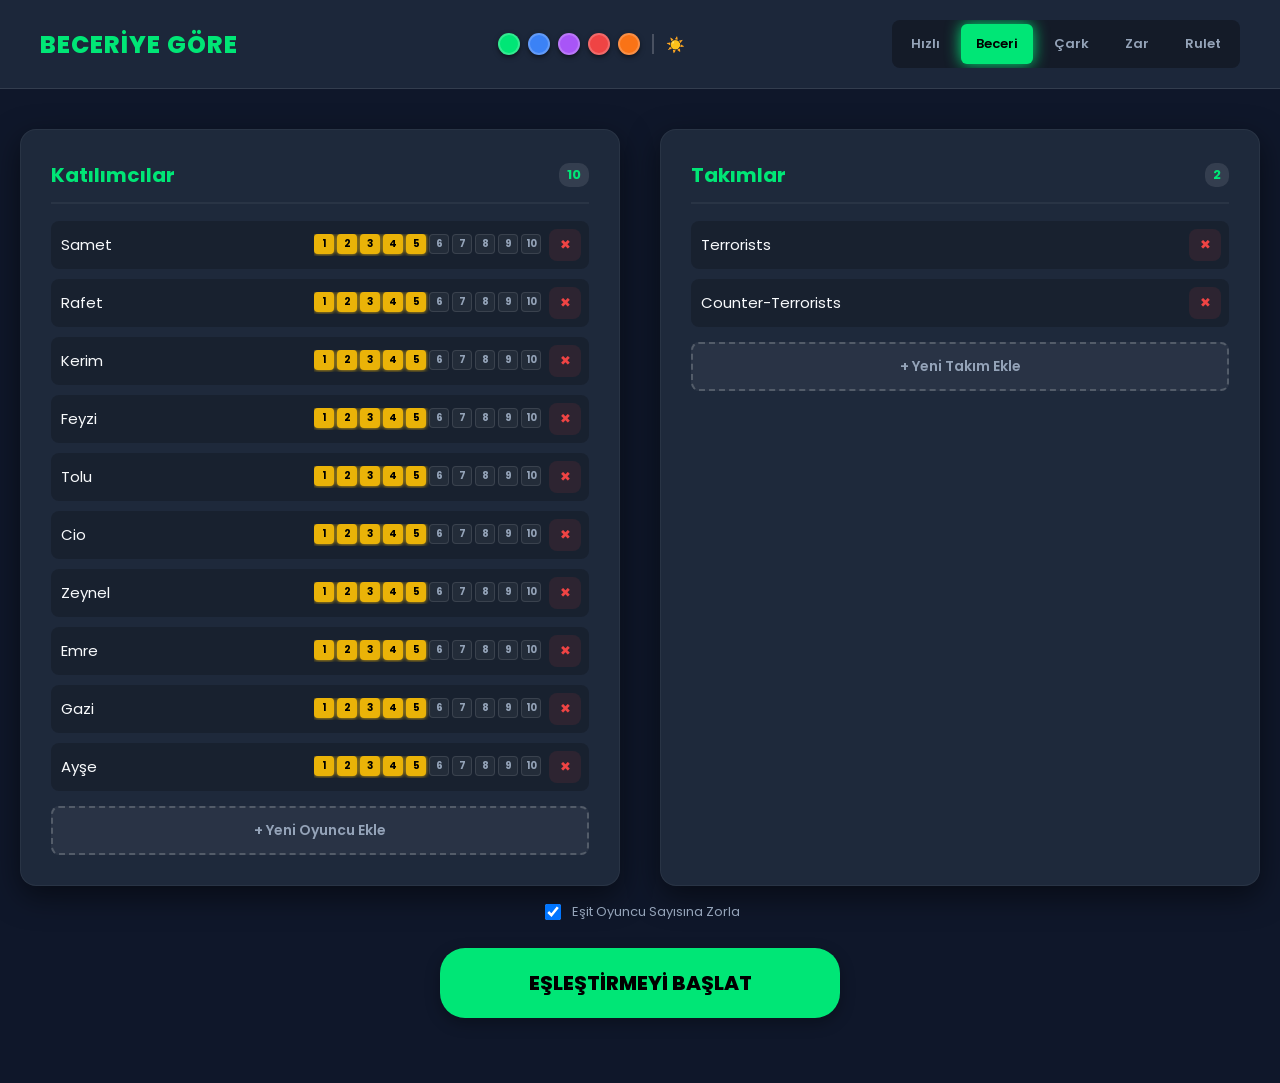
<file: tamkar-1.0.0_MOBILE.html>
<!DOCTYPE html>
<html lang="tr">
<head>
    <meta charset="UTF-8">
    <meta name="viewport" content="width=device-width, initial-scale=1.0">
    <title>E-Sports Takım Karıştırıcı</title>
    <style>
        @import url('https://fonts.googleapis.com/css2?family=Poppins:wght@400;600;800&display=swap');

        :root {
            --bg-color: #0f172a;
            --panel-bg: #1e293b;
            --accent: #00e676;
            --text-main: #f8fafc;
            --text-muted: #94a3b8;
            --danger: #ef4444;
            --team-1: #3b82f6;
            --team-2: #f43f5e;
            --team-3: #eab308;
            --team-4: #a855f7;
        }

        * { box-sizing: border-box; font-family: 'Poppins', sans-serif; }
        body { margin: 0; background-color: var(--bg-color); color: var(--text-main); min-height: 100vh; display: flex; flex-direction: column; transition: background-color 0.3s; overflow-x: hidden; }

        /* HEADER & MENÜ (Mobilde Alt Alta Düzenlendi) */
        .header { background: rgba(30, 41, 59, 0.95); backdrop-filter: blur(10px); padding: 12px 15px; display: flex; flex-direction: column; gap: 12px; align-items: center; border-bottom: 1px solid rgba(255,255,255,0.1); position: sticky; top: 0; z-index: 100; }
        .logo { font-size: 20px; font-weight: 800; color: var(--accent); letter-spacing: 1px; text-transform: uppercase; cursor: pointer; transition: 0.2s; text-align: center; width: 100%; }
        .logo:hover { text-shadow: 0 0 10px var(--accent); }
        
        /* TEMA SEÇİCİ */
        .theme-switcher { display: flex; gap: 8px; justify-content: center; align-items: center; width: 100%; }
        .theme-dot { width: 22px; height: 22px; border-radius: 50%; cursor: pointer; border: 2px solid rgba(255,255,255,0.2); transition: 0.2s; box-shadow: 0 2px 5px rgba(0,0,0,0.5); }
        .theme-dot:hover { transform: scale(1.3); }

        .nav-modes { display: flex; gap: 6px; background: rgba(0,0,0,0.3); padding: 4px; border-radius: 8px; transition: opacity 0.3s; justify-content: center; width: 100%; overflow-x: auto; }
        .mode-btn { background: transparent; color: var(--text-muted); border: none; padding: 8px 10px; border-radius: 6px; cursor: pointer; font-weight: 600; transition: all 0.3s ease; font-size: 11px; white-space: nowrap; flex-shrink: 0; }
        .mode-btn.active { background: var(--accent); color: #000; box-shadow: 0 0 15px var(--accent); }
        .mode-btn:hover:not(.active) { color: var(--text-main); background: rgba(255,255,255,0.05); }

        /* ANA KONTEYNER (Mobil Padding Esnetildi) */
        .container { max-width: 1300px; margin: 20px auto; padding: 0 10px; width: 100%; flex: 1; }
        
        /* GİRİŞ EKRANI (Mobilde Tek Sütun) */
        .setup-grid { display: grid; grid-template-columns: 1fr; gap: 20px; }
        .panel { background: var(--panel-bg); padding: 15px; border-radius: 16px; border: 1px solid rgba(255,255,255,0.05); box-shadow: 0 10px 30px rgba(0,0,0,0.5); width: 100%; }
        .panel h2 { margin-top: 0; display: flex; justify-content: space-between; align-items: center; font-size: 18px; color: var(--accent); border-bottom: 2px solid rgba(255,255,255,0.05); padding-bottom: 12px; }
        
        .row { display: flex; gap: 8px; margin-bottom: 10px; align-items: center; background: rgba(0,0,0,0.2); padding: 8px; border-radius: 8px; flex-wrap: wrap; }
        .input-text { flex: 1; min-width: 100px; background: transparent; border: none; color: var(--text-main); font-size: 15px; outline: none; }
        .btn-icon { background: rgba(239, 68, 68, 0.1); color: var(--danger); border: none; width: 32px; height: 32px; border-radius: 8px; cursor: pointer; display: grid; place-items: center; transition: 0.2s; flex-shrink: 0; }
        .btn-icon:hover { background: var(--danger); color: white; }
        
        /* ÖZEL SEVİYE KUTUCUKLARI (Mobilde Sığması İçin Küçültüldü) */
        .rating-dots { display: flex; gap: 3px; overflow-x: auto; max-width: 100%; padding-bottom: 2px; }
        .rating-box { width: 20px; height: 20px; border-radius: 4px; background: rgba(255,255,255,0.05); cursor: pointer; transition: 0.2s; display: flex; justify-content: center; align-items: center; font-size: 10px; font-weight: bold; color: var(--text-muted); user-select: none; border: 1px solid rgba(255,255,255,0.1); flex-shrink: 0; }
        .rating-box.active { color: #000; border-color: transparent; }

        .btn-add { width: 100%; padding: 12px; background: rgba(255,255,255,0.05); border: 2px dashed rgba(255,255,255,0.2); color: var(--text-muted); font-weight: 600; border-radius: 8px; cursor: pointer; transition: 0.3s; margin-top: 5px; font-size: 14px; }
        .btn-add:hover { background: rgba(255,255,255,0.1); color: white; border-color: rgba(255,255,255,0.4); }

        .start-btn { display: block; width: 100%; max-width: 100%; margin: 25px auto; padding: 15px; background: var(--accent); border: none; border-radius: 25px; font-size: 18px; font-weight: 800; color: #000; cursor: pointer; text-transform: uppercase; box-shadow: 0 5px 15px rgba(0,0,0,0.3); transition: transform 0.2s, box-shadow 0.2s; }
        .start-btn:hover { transform: translateY(-2px); box-shadow: 0 10px 20px var(--accent); }
        .start-btn:disabled { background: #555; color: #888; cursor: not-allowed; transform: none; box-shadow: none; }

        .checkbox-group { display: flex; align-items: center; gap: 8px; justify-content: center; margin-top: 15px; color: var(--text-muted); cursor: pointer; font-size: 13px; text-align: center; }
        .checkbox-group input { width: 16px; height: 16px; cursor: pointer; flex-shrink: 0; }

        /* ÇARKIFELEK & ZAR ORTAK */
        .stage-screen { display: none; text-align: center; width: 100%; }
        .stage-title { font-size: 24px; margin-bottom: 15px; text-transform: uppercase; letter-spacing: 1px; }
        
        /* ÇARKIFELEK (Mobilde Boyut Esnetildi) */
        .wheel-container { position: relative; width: 300px; height: 300px; margin: 0 auto 20px auto; max-width: 100%; }
        .wheel-pointer { position: absolute; top: 50%; right: -8px; transform: translateY(-50%); border-top: 15px solid transparent; border-bottom: 15px solid transparent; border-right: 25px solid #fff; z-index: 10; filter: drop-shadow(0 0 5px rgba(0,0,0,0.5)); transform-origin: right center; transition: transform 0.05s ease-out; }
        .wheel-pointer.tick { transform: translateY(-50%) rotate(-25deg); }
        
        /* ZAR MODU */
        .dice-layout { display: flex; flex-direction: column; gap: 20px; margin-top: 10px; align-items: center; width: 100%; }
        .table-zone { background: radial-gradient(circle, #2a3b2c 0%, #0f172a 70%); border: 3px solid rgba(255,255,255,0.1); border-radius: 16px; padding: 30px 10px; display: flex; flex-direction: column; align-items: center; gap: 20px; width: 100%; max-width: 100%; }
        
        /* 3D ZAR */
        .scene { width: 100px; height: 100px; perspective: 500px; margin: 10px 0; }
        .cube { width: 100%; height: 100%; position: relative; transform-style: preserve-3d; transform: translateZ(-50px); transition: transform 1.5s cubic-bezier(0.175, 0.885, 0.32, 1.275); }
        .cube.rolling { animation: throwCube 1s ease-out forwards; }
        
        .cube-face { position: absolute; width: 100px; height: 100px; background: white; border: 2px solid #ccc; border-radius: 8px; display: flex; justify-content: center; align-items: center; font-size: 14px; font-weight: bold; color: #1e293b; box-shadow: inset 0 0 10px rgba(0,0,0,0.2); text-align: center; padding: 4px; word-wrap: break-word; }
        
        .front  { transform: rotateY(  0deg) translateZ(50px); }
        .right  { transform: rotateY( 90deg) translateZ(50px); }
        .back   { transform: rotateY(180deg) translateZ(50px); }
        .left   { transform: rotateY(-90deg) translateZ(50px); }
        .top    { transform: rotateX( 90deg) translateZ(50px); }
        .bottom { transform: rotateX(-90deg) translateZ(50px); }

        @keyframes spinCube {
            0% { transform: translateZ(-50px) rotateX(0deg) rotateY(0deg) rotateZ(0deg); }
            100% { transform: translateZ(-50px) rotateX(360deg) rotateY(720deg) rotateZ(360deg); }
        }

        @keyframes throwCube {
            0% { transform: translate3d(-100px, -150px, -80px) rotateX(0deg) rotateY(0deg) rotateZ(0deg); }
            25% { transform: translate3d(-30px, 20px, -40px) rotateX(180deg) rotateY(180deg) rotateZ(90deg); }
            50% { transform: translate3d(10px, -50px, 10px) rotateX(360deg) rotateY(360deg) rotateZ(180deg); }
            75% { transform: translate3d(30px, 10px, 30px) rotateX(540deg) rotateY(450deg) rotateZ(270deg); }
            100% { transform: translate3d(0px, 0px, -50px) rotateX(720deg) rotateY(630deg) rotateZ(360deg); }
        }

        /* CANLI TAKIMLAR / SONUÇ EKRANI (Mobilde Tek Sütun) */
        .teams-grid { display: grid; grid-template-columns: 1fr; gap: 15px; margin-top: 25px; width: 100%; }
        .team-card { background: var(--panel-bg); border-radius: 12px; overflow: hidden; box-shadow: 0 5px 15px rgba(0,0,0,0.4); border-top: 4px solid var(--accent); text-align: left; width: 100%; }
        .team-header { background: rgba(0,0,0,0.2); padding: 12px 15px; display: flex; justify-content: space-between; align-items: center; }
        .team-header h3 { margin: 0; color: #fff; font-size: 16px; }
        .team-stats { font-size: 11px; color: var(--text-muted); background: rgba(255,255,255,0.05); padding: 3px 8px; border-radius: 20px; }
        .team-members { list-style: none; padding: 0; margin: 0; }
        .team-members li { padding: 12px 15px; border-bottom: 1px solid rgba(255,255,255,0.05); display: flex; justify-content: space-between; align-items: center; animation: fadeIn 0.5s ease; font-size: 14px; }
        .team-members li:last-child { border-bottom: none; }
        .p-rating { font-weight: 800; font-size: 13px; text-shadow: 0 0 5px rgba(0,0,0,0.5); }

        @keyframes fadeIn { from { opacity: 0; transform: translateY(10px); } to { opacity: 1; transform: translateY(0); } }

        /* BÜYÜK EKRANLAR İÇİN MEDIA QUERY (Masaüstü ve Tablet Uyumu Korundu) */
        @media (min-width: 768px) {
            .header { flex-direction: row; padding: 20px 40px; }
            .logo { width: 250px; text-align: left; font-size: 24px; }
            .theme-switcher { width: auto; justify-content: center; flex: 1; }
            .nav-modes { width: auto; justify-content: flex-end; }
            .mode-btn { padding: 10px 15px; font-size: 13px; }
            .container { padding: 0 20px; margin: 40px auto; }
            .setup-grid { grid-template-columns: 1fr 1fr; gap: 40px; }
            .panel { padding: 30px; }
            .panel h2 { font-size: 20px; }
            .wheel-container { width: 450px; height: 450px; }
            .scene { width: 120px; height: 120px; }
            .cube { transform: translateZ(-60px); }
            .cube-face { width: 120px; height: 120px; font-size: 16px; }
            .front  { transform: rotateY(  0deg) translateZ(60px); }
            .right  { transform: rotateY( 90deg) translateZ(60px); }
            .back   { transform: rotateY(180deg) translateZ(60px); }
            .left   { transform: rotateY(-90deg) translateZ(60px); }
            .top    { transform: rotateX( 90deg) translateZ(60px); }
            .bottom { transform: rotateX(-90deg) translateZ(60px); }
            .teams-grid { grid-template-columns: repeat(auto-fit, minmax(280px, 1fr)); gap: 20px; }
            .start-btn { max-width: 400px; padding: 20px; font-size: 20px; }
        }

        /* LIGHT MODE EKLENTİSİ */
        body.light-mode {
            --bg-color: #f8fafc;
            --panel-bg: #ffffff;
            --text-main: #0f172a;
            --text-muted: #475569;
        }
        body.light-mode .header { background: rgba(255, 255, 255, 0.95); border-bottom-color: rgba(0,0,0,0.1); }
        body.light-mode .nav-modes { background: rgba(0,0,0,0.05); }
        body.light-mode .mode-btn:hover:not(.active) { background: rgba(0,0,0,0.05); }
        body.light-mode .panel { border-color: rgba(0,0,0,0.1); box-shadow: 0 10px 30px rgba(0,0,0,0.05); }
        body.light-mode .panel h2 { border-bottom-color: rgba(0,0,0,0.05); }
        body.light-mode .row { background: rgba(0,0,0,0.03); }
        body.light-mode .rating-box { background: rgba(0,0,0,0.05); border-color: rgba(0,0,0,0.1); }
        body.light-mode .btn-add { background: rgba(0,0,0,0.02); border-color: rgba(0,0,0,0.2); }
        body.light-mode .btn-add:hover { background: rgba(0,0,0,0.05); border-color: rgba(0,0,0,0.4); }
        body.light-mode .team-header { background: rgba(0,0,0,0.05); }
        body.light-mode .team-header h3 { color: var(--text-main); }
        body.light-mode .team-stats { background: rgba(0,0,0,0.05); color: var(--text-muted); }
        body.light-mode .team-members li { border-bottom-color: rgba(0,0,0,0.05); }
        body.light-mode .table-zone { background: radial-gradient(circle, #cbd5e1 0%, #f8fafc 70%); border-color: rgba(0,0,0,0.1); }
        body.light-mode .wheel-pointer { border-right-color: var(--text-main); }
        body.light-mode .theme-divider { background: rgba(0,0,0,0.2) !important; }
    </style>
</head>
<body>

    <div class="header">
        <div class="logo" id="logo-text" onclick="resetToMenu()" title="Ayar Ekranına Dön">Beceriye Göre</div>
        
        <!-- Renk / Tema Seçici -->
        <div class="theme-switcher" id="theme-switcher">
            <div class="theme-dot" style="background: #00e676;" onclick="changeTheme('#00e676')"></div>
            <div class="theme-dot" style="background: #3b82f6;" onclick="changeTheme('#3b82f6')"></div>
            <div class="theme-dot" style="background: #a855f7;" onclick="changeTheme('#a855f7')"></div>
            <div class="theme-dot" style="background: #ef4444;" onclick="changeTheme('#ef4444')"></div>
            <div class="theme-dot" style="background: #f97316;" onclick="changeTheme('#f97316')"></div>
            
            <div class="theme-divider" style="width: 2px; height: 20px; background: rgba(255,255,255,0.2); margin: 0 4px;"></div>
            <button id="darkModeToggle" onclick="toggleDarkMode()" style="background: transparent; border: none; color: var(--text-main); cursor: pointer; font-size: 15px; display: flex; align-items: center; justify-content: center; padding: 0; transition: 0.3s;" title="Gece/Gündüz Modu">☀️</button>
        </div>

        <div class="nav-modes" id="nav-modes">
            <button class="mode-btn" id="btnNormal" onclick="setMode('normal')">Hızlı</button>
            <button class="mode-btn active" id="btnSkill" onclick="setMode('skill')">Beceri</button>
            <button class="mode-btn" id="btnWheel" onclick="setMode('wheel')">Çark</button>
            <button class="mode-btn" id="btnDice" onclick="setMode('dice')">Zar</button>
            <button class="mode-btn" id="btnRoulette" onclick="setMode('roulette')">Rulet</button>
        </div>
    </div>

    <div class="container" id="main-inputs">
        <div class="setup-grid">
            <!-- Sol: Katılımcılar -->
            <div class="panel">
                <h2>Katılımcılar <span id="playerCount" style="font-size:13px; background: rgba(255,255,255,0.1); color:var(--accent); padding:2px 8px; border-radius:10px;">0</span></h2>
                <div id="participants-list"></div>
                <button class="btn-add" onclick="addParticipant()">+ Yeni Oyuncu Ekle</button>
            </div>

            <!-- Sağ: Takımlar -->
            <div class="panel">
                <h2>Takımlar <span id="teamCountBadge" style="font-size:13px; background: rgba(255,255,255,0.1); color:var(--accent); padding:2px 8px; border-radius:10px;">0</span></h2>
                <div id="teams-list"></div>
                <button class="btn-add" onclick="addTeam()">+ Yeni Takım Ekle</button>
            </div>
        </div>
        
        <label class="checkbox-group" id="forceEqualContainer">
            <input type="checkbox" id="forceEqual" checked>
            Eşit Oyuncu Sayısına Zorla
        </label>

        <button class="start-btn" onclick="startGeneration()">Eşleştirmeyi Başlat</button>
    </div>

    <!-- ÇARKIFELEK EKRANI -->
    <div class="container stage-screen" id="wheel-screen">
        <div style="font-size: 18px; font-weight: bold; margin-bottom: 15px; display: flex; flex-direction: column; align-items: center; gap: 8px;">
            <span id="wheel-status-text">Sıradaki Takım:</span>
            <select id="wheel-team-select" style="font-size: 16px; padding: 6px 10px; background: var(--panel-bg); color: var(--text-main); border: 2px solid var(--accent); border-radius: 8px; outline: none; cursor: pointer; font-weight: bold; display: none; width: 100%; max-width: 250px;"></select>
        </div>
        <div class="wheel-container">
            <div class="wheel-pointer"></div>
            <canvas id="wheel-canvas" width="300" height="300" style="width:100%; height:auto;"></canvas>
        </div>
        <button class="start-btn" id="spinBtn" style="margin-top:10px;" onclick="spinWheel()">Çarkı Çevir</button>
        <div id="wheel-teams-grid" class="teams-grid"></div>
    </div>

    <!-- ZAR EKRANI -->
    <div class="container stage-screen" id="dice-screen">
        <div class="stage-title" style="color:var(--accent);">Zar Masası</div>
        
        <div class="dice-layout">
            <div class="table-zone">
                <div style="font-size: 18px; font-weight: bold; margin-bottom: 5px; display: flex; flex-direction: column; align-items: center; gap: 8px; z-index: 10; width:100%;">
                    <span id="dice-status-text">Sıradaki:</span>
                    <select id="dice-player-select" style="font-size: 16px; padding: 6px 10px; background: var(--panel-bg); color: var(--text-main); border: 2px solid var(--accent); border-radius: 8px; outline: none; cursor: pointer; font-weight: bold; display: none; width: 100%; max-width: 250px;"></select>
                </div>
                
                <div class="scene">
                    <div class="cube" id="dice-cube">
                        <div class="cube-face front" id="face-0">T1</div>
                        <div class="cube-face back" id="face-5">T2</div>
                        <div class="cube-face right" id="face-2">T1</div>
                        <div class="cube-face left" id="face-3">T2</div>
                        <div class="cube-face top" id="face-1">T1</div>
                        <div class="cube-face bottom" id="face-4">T2</div>
                    </div>
                </div>
                
                <button class="start-btn" id="dice-roll-btn" style="margin: 10px 0 0 0; padding: 12px 20px; font-size:16px;" onclick="rollDice()">Zarı At</button>
            </div>

            <div id="dice-teams-grid" class="teams-grid"></div>
        </div>
    </div>

    <!-- RULET EKRANI -->
    <div class="container stage-screen" id="roulette-screen">
        <div class="stage-title" style="color:var(--accent);">Rulet Masası</div>
        <div style="font-size: 18px; font-weight: bold; margin-bottom: 15px; display: flex; flex-direction: column; align-items: center; gap: 8px;">
            <span id="roulette-status-text">Sıradaki:</span>
            <select id="roulette-player-select" style="font-size: 16px; padding: 6px 10px; background: var(--panel-bg); color: var(--text-main); border: 2px solid var(--accent); border-radius: 8px; outline: none; cursor: pointer; font-weight: bold; display: none; width: 100%; max-width: 250px;"></select>
        </div>
        
        <div class="wheel-container" style="width:300px; height:300px; margin: 0 auto 15px auto; border-radius:50%; border: 10px solid #33201c; box-shadow: 0 10px 25px rgba(0,0,0,0.8), inset 0 0 20px rgba(0,0,0,0.9); background: #0a0a0a;">
            <canvas id="roulette-canvas" width="280" height="280" style="border-radius:50%; width:100%; height:auto;"></canvas>
        </div>
        
        <div id="roulette-controls" style="margin-top: 10px;">
            <button class="start-btn" id="roulette-roll-btn" style="margin: 0 auto; padding: 12px 30px; font-size:16px; text-transform:none;" onclick="spinRoulette()">Çevir</button>
        </div>
        
        <div id="roulette-choice" style="display:none; flex-direction: column; gap: 15px; justify-content: center; margin-top: 20px;"></div>
        
        <div id="roulette-teams-grid" class="teams-grid"></div>
    </div>

    <!-- HIZLI SONUÇ EKRANI -->
    <div class="container stage-screen" id="results-screen">
        <div class="stage-title" style="color:var(--accent);">Kadro Tamamlandı!</div>
        <div id="final-teams-grid" class="teams-grid"></div>
        
        <div style="display: flex; flex-direction: column; align-items: center; gap: 12px; margin-top: 25px;">
            <button class="start-btn" onclick="startGeneration()" style="margin: 0; width: 100%; background:var(--accent); color:#000;">Yeniden Karıştır</button>
            <button class="start-btn" onclick="resetToMenu()" style="margin: 0; width: 100%; background:var(--panel-bg); color:var(--text-main); border: 1px solid rgba(150,150,150,0.3); box-shadow:none;">Menüye Dön</button>
        </div>
    </div>

    <script>
        let mode = 'skill'; 
        let participants = [];
        let teams = [];
        
        let draftPlayers = [];
        let draftTeams = [];
        let currentTeamIndex = 0;
        let isAnimating = false;
        
        let activeRoulettePlayerIndex = 0;
        let activeDicePlayerIndex = 0;
        let activeWheelMode = 'auto';

        const sfxDice = new Audio('https://actions.google.com/sounds/v1/foley/rolling_dice.ogg');
        const sfxRoulette = new Audio('https://actions.google.com/sounds/v1/sports/bowling_ball_roll.ogg');
        let audioCtx = null;
        let lastTick = 0;
        let ballSpinSpeed = 0;
        let wheelAngle = 0;
        let ballAngle = 0;

        function initAudio() {
            if(!audioCtx) {
                const AC = window.AudioContext || window.webkitAudioContext;
                if(AC) audioCtx = new AC();
            }
            if(audioCtx && audioCtx.state === 'suspended') audioCtx.resume();
        }

        function playTick() {
            if(!audioCtx) return;
            try {
                const osc = audioCtx.createOscillator();
                const gain = audioCtx.createGain();
                osc.type = 'triangle';
                osc.frequency.setValueAtTime(300, audioCtx.currentTime);
                osc.frequency.exponentialRampToValueAtTime(10, audioCtx.currentTime + 0.05);
                gain.gain.setValueAtTime(0.5, audioCtx.currentTime);
                gain.gain.exponentialRampToValueAtTime(0.01, audioCtx.currentTime + 0.05);
                osc.connect(gain);
                gain.connect(audioCtx.destination);
                osc.start();
                osc.stop(audioCtx.currentTime + 0.05);
                
                const pointer = document.querySelector('.wheel-pointer');
                if(pointer) {
                    pointer.classList.add('tick');
                    setTimeout(() => pointer.classList.remove('tick'), 50);
                }
            } catch(e) {}
        }

        const rouletteSlots = ['green', 'red', 'black', 'red', 'black', 'red', 'black', 'red', 'black', 'red', 'green', 'black', 'red', 'black', 'red', 'black', 'red', 'black', 'red', 'black'];
        
        const modeNames = {
            'normal': 'Hızlı (Rastgele)',
            'skill': 'Beceriye Göre',
            'wheel': 'Çarkıfelek',
            'dice': 'Zar Masası',
            'roulette': 'Rulet'
        };

        const diceRotations = [
            { x: 0, y: 0 }, { x: -90, y: 0 }, { x: 0, y: -90 }, { x: 0, y: 90 }, { x: 90, y: 0 }, { x: 180, y: 0 }
        ];

        const initialNames = ["Samet", "Rafet", "Kerim", "Feyzi", "Tolu", "Cio", "Zeynel", "Emre", "Gazi", "Ayşe"];
        
        function init() {
            initialNames.forEach(name => participants.push({ id: genId(), name: name, rating: 5 }));
            teams.push({ id: genId(), name: "Terrorists", color: "var(--team-3)" });
            teams.push({ id: genId(), name: "Counter-Terrorists", color: "var(--team-1)" });
            renderInputs();
        }

        function genId() { return Math.random().toString(36).substr(2, 9); }

        function changeTheme(color) {
            document.documentElement.style.setProperty('--accent', color);
        }

        function toggleDarkMode() {
            const body = document.body;
            body.classList.toggle('light-mode');
            const btn = document.getElementById('darkModeToggle');
            if(body.classList.contains('light-mode')) {
                btn.innerText = '🌙';
            } else {
                btn.innerText = '☀️';
            }
        }

        function getRatingColor(rating) {
            if (rating === 10) return '#ef4444';
            if (rating === 9 || rating === 8) return '#f97316';
            if (rating >= 4 && rating <= 7) return '#eab308';
            if (rating === 3 || rating === 2) return '#22c55e';
            return '#f8fafc';
        }

        function setMode(newMode) {
            mode = newMode;
            document.querySelectorAll('.mode-btn').forEach(btn => btn.classList.remove('active'));
            document.getElementById('btn' + mode.charAt(0).toUpperCase() + mode.slice(1)).classList.add('active');
            
            document.getElementById('logo-text').innerText = modeNames[mode];

            if(mode === 'normal' || mode === 'skill') {
                document.getElementById('forceEqualContainer').style.display = 'flex';
            } else {
                document.getElementById('forceEqualContainer').style.display = 'none';
            }

            renderInputs();
        }

        function resetToMenu() {
            if(isAnimating) return; 

            document.getElementById('wheel-screen').style.display = 'none';
            document.getElementById('dice-screen').style.display = 'none';
            document.getElementById('roulette-screen').style.display = 'none';
            document.getElementById('results-screen').style.display = 'none';
            
            document.getElementById('main-inputs').style.display = 'block';

            const navModes = document.getElementById('nav-modes');
            navModes.style.pointerEvents = 'auto';
            navModes.style.opacity = '1';
            
            const themeSwitch = document.getElementById('theme-switcher');
            themeSwitch.style.pointerEvents = 'auto';
            themeSwitch.style.opacity = '1';
        }

        function renderInputs() {
            const pList = document.getElementById('participants-list');
            pList.innerHTML = '';
            document.getElementById('playerCount').innerText = participants.length;
            
            participants.forEach(p => {
                const row = document.createElement('div');
                row.className = 'row';
                
                const input = document.createElement('input');
                input.className = 'input-text';
                input.value = p.name;
                input.oninput = (e) => p.name = e.target.value;
                
                const ratingDiv = document.createElement('div');
                ratingDiv.className = 'rating-dots';
                if(mode !== 'skill') ratingDiv.style.opacity = '0.2'; 
                
                for(let i=1; i<=10; i++) {
                    const dot = document.createElement('div');
                    dot.className = `rating-box ${i <= p.rating ? 'active' : ''}`;
                    dot.innerText = i;
                    
                    if (i <= p.rating) {
                        const color = getRatingColor(p.rating);
                        dot.style.background = color;
                        dot.style.boxShadow = `0 0 4px ${color}`;
                    }

                    if(mode === 'skill') dot.onclick = () => { p.rating = i; renderInputs(); };
                    ratingDiv.appendChild(dot);
                }

                const delBtn = document.createElement('button');
                delBtn.className = 'btn-icon';
                delBtn.innerHTML = '✖';
                delBtn.onclick = () => { participants = participants.filter(x => x.id !== p.id); renderInputs(); };

                row.appendChild(input);
                row.appendChild(ratingDiv);
                row.appendChild(delBtn);
                pList.appendChild(row);
            });

            const tList = document.getElementById('teams-list');
            tList.innerHTML = '';
            document.getElementById('teamCountBadge').innerText = teams.length;

            teams.forEach((t) => {
                const row = document.createElement('div');
                row.className = 'row';
                
                const input = document.createElement('input');
                input.className = 'input-text';
                input.value = t.name;
                input.oninput = (e) => t.name = e.target.value;

                const delBtn = document.createElement('button');
                delBtn.className = 'btn-icon';
                delBtn.innerHTML = '✖';
                delBtn.onclick = () => { teams = teams.filter(x => x.id !== t.id); renderInputs(); };

                row.appendChild(input);
                row.appendChild(delBtn);
                tList.appendChild(row);
            });
        }

        function addParticipant() { participants.push({ id: genId(), name: "Yeni Oyuncu", rating: 5 }); renderInputs(); }
        function addTeam() { teams.push({ id: genId(), name: `Takım ${teams.length+1}`, color: "var(--team-4)" }); renderInputs(); }

        function startGeneration() {
            const validP = participants.filter(p => p.name.trim() !== "");
            if(validP.length < teams.length) return alert("Oyuncu sayısı takım sayısından az olamaz!");
            if(teams.length < 2) return alert("En az 2 takım olmalı!");
            if(mode === 'roulette' && teams.length !== 2) return alert("Rulet modu tam olarak 2 takım gerektirir!");

            const navModes = document.getElementById('nav-modes');
            navModes.style.pointerEvents = 'none';
            navModes.style.opacity = '0.3';
            
            const themeSwitch = document.getElementById('theme-switcher');
            themeSwitch.style.pointerEvents = 'none';
            themeSwitch.style.opacity = '0.3';

            document.getElementById('main-inputs').style.display = 'none';

            if(mode === 'normal' || mode === 'skill') {
                generateInstant(validP);
            } else if (mode === 'wheel') {
                initWheel(validP);
            } else if (mode === 'dice') {
                initDice(validP);
            } else if (mode === 'roulette') {
                initRoulette(validP);
            }
        }

        function generateInstant(validP) {
            const forceEqual = document.getElementById('forceEqual').checked;
            const maxPerTeam = Math.ceil(validP.length / teams.length);

            let finalTeams = teams.map(t => ({ ...t, members: [], score: 0 }));
            let pool = [...validP];

            if(mode === 'normal') {
                pool.sort(() => Math.random() - 0.5);
                if(forceEqual) {
                    pool.forEach((p, i) => finalTeams[i % finalTeams.length].members.push(p));
                } else {
                    pool.forEach(p => finalTeams[Math.floor(Math.random() * finalTeams.length)].members.push(p));
                }
            } else {
                pool.sort(() => Math.random() - 0.5);
                pool.sort((a,b) => b.rating - a.rating);
                
                if(forceEqual) {
                    pool.forEach(p => {
                        let availableTeams = finalTeams.filter(t => t.members.length < maxPerTeam);
                        if(availableTeams.length === 0) availableTeams = finalTeams;
                        
                        let minScore = Math.min(...availableTeams.map(t => t.score));
                        let candidates = availableTeams.filter(t => t.score === minScore);
                        let chosenTeam = candidates[Math.floor(Math.random() * candidates.length)];
                        
                        chosenTeam.members.push(p);
                        chosenTeam.score += p.rating;
                    });
                } else {
                    pool.forEach(p => {
                        let minScore = Math.min(...finalTeams.map(t => t.score));
                        let candidates = finalTeams.filter(t => t.score === minScore);
                        let chosenTeam = candidates[Math.floor(Math.random() * candidates.length)];
                        
                        chosenTeam.members.push(p);
                        chosenTeam.score += p.rating;
                    });
                }
            }
            renderTeamsGrid(finalTeams, 'final-teams-grid', mode === 'skill');
            document.getElementById('results-screen').style.display = 'block';
        }

        let currentAngle = 0;
        let spinSpeed = 0;
        const wheelColors = ['#3b82f6', '#f43f5e', '#eab308', '#a855f7', '#00e676'];

        function initWheel(validP) {
            document.getElementById('wheel-screen').style.display = 'block';
            draftPlayers = [...validP].sort(() => Math.random() - 0.5);
            draftTeams = teams.map(t => ({ ...t, members: [] }));
            currentTeamIndex = 0;
            document.getElementById('wheel-team-select').innerHTML = '';
            updateWheelUI();
            drawWheel();
        }

        function drawWheel() {
            const canvas = document.getElementById('wheel-canvas');
            if(!canvas || draftPlayers.length === 0) return;
            const ctx = canvas.getContext('2d');
            const arc = Math.PI * 2 / draftPlayers.length;
            ctx.clearRect(0,0,300,300);
            
            for(let i=0; i<draftPlayers.length; i++) {
                const angle = currentAngle + i * arc;
                ctx.beginPath();
                ctx.fillStyle = wheelColors[i % wheelColors.length];
                if(i === draftPlayers.length-1 && draftPlayers.length % wheelColors.length === 1 && draftPlayers.length > 1) ctx.fillStyle = '#ff7a00';
                ctx.moveTo(150, 150);
                ctx.arc(150, 150, 145, angle, angle + arc);
                ctx.fill();
                ctx.stroke();

                ctx.save();
                ctx.translate(150, 150);
                ctx.rotate(angle + arc/2);
                ctx.textAlign = 'right';
                ctx.fillStyle = '#fff';
                ctx.font = 'bold 13px Poppins';
                ctx.fillText(draftPlayers[i].name, 130, 4);
                ctx.restore();
            }
            ctx.beginPath(); ctx.arc(150,150,15,0,Math.PI*2); ctx.fillStyle="#1e293b"; ctx.fill();
        }

        function spinWheel() {
            if(isAnimating || draftPlayers.length === 0) return;
            isAnimating = true;
            
            const selectEl = document.getElementById('wheel-team-select');
            activeWheelMode = selectEl.value;
            selectEl.disabled = true;

            initAudio();
            lastTick = Math.floor(currentAngle / (Math.PI * 2 / draftPlayers.length));

            document.getElementById('spinBtn').disabled = true;
            spinSpeed = Math.random() * 0.15 + 0.20; 
            requestAnimationFrame(animateWheel);
        }

        function animateWheel() {
            currentAngle += spinSpeed;
            if (spinSpeed < 0.02) {
                spinSpeed *= 0.993;
            } else {
                spinSpeed *= 0.985;
            }
            drawWheel();
            
            let arc = 2 * Math.PI / draftPlayers.length;
            let currentTick = Math.floor(currentAngle / arc);
            if(currentTick !== lastTick) {
                playTick();
                lastTick = currentTick;
            }
            
            if(spinSpeed < 0.001) {
                let normalized = currentAngle % (2 * Math.PI);
                if(normalized < 0) normalized += 2 * Math.PI;
                let winIdx = Math.floor((2 * Math.PI - normalized) / arc) % draftPlayers.length;
                
                let winner = draftPlayers[winIdx];
                document.getElementById('spinBtn').innerText = `${winner.name} Geldi!`;
                
                setTimeout(() => {
                    let targetTeamIdx;
                    if (activeWheelMode === 'auto') {
                        targetTeamIdx = currentTeamIndex;
                        currentTeamIndex = (currentTeamIndex + 1) % draftTeams.length;
                    } else {
                        targetTeamIdx = parseInt(activeWheelMode);
                    }
                    draftTeams[targetTeamIdx].members.push(winner);
                    draftPlayers.splice(winIdx, 1);
                    
                    updateWheelUI();
                    drawWheel();

                    if(draftPlayers.length === 0) {
                        document.getElementById('spinBtn').innerText = "Kura Bitti!";
                        isAnimating = false;
                    } else {
                        isAnimating = false;
                        document.getElementById('spinBtn').disabled = false;
                        document.getElementById('spinBtn').innerText = "Çarkı Çevir";
                    }
                }, 1000); 
            } else {
                requestAnimationFrame(animateWheel);
            }
        }

        function checkWheelAutoAssign() {
            if (draftPlayers.length === 0 || draftTeams.length !== 2) return false;
            const totalPlayers = draftPlayers.length + draftTeams[0].members.length + draftTeams[1].members.length;
            const maxPerTeam = Math.ceil(totalPlayers / 2);
            
            if (draftTeams[0].members.length >= maxPerTeam) {
                draftTeams[1].members.push(...draftPlayers);
                draftPlayers = [];
                return true;
            }
            if (draftTeams[1].members.length >= maxPerTeam) {
                draftTeams[0].members.push(...draftPlayers);
                draftPlayers = [];
                return true;
            }
            return false;
        }

        function updateWheelUI() {
            const wasAutoAssigned = checkWheelAutoAssign();
            const statusText = document.getElementById('wheel-status-text');
            const selectEl = document.getElementById('wheel-team-select');

            if(draftPlayers.length > 0) {
                statusText.innerText = "Dağıtım Modu:";
                selectEl.style.display = 'inline-block';
                selectEl.disabled = false;
                if(selectEl.options.length === 0) {
                    selectEl.innerHTML = '<option value="auto">Sıralı (Otomatik)</option>';
                    draftTeams.forEach((t, index) => {
                        const opt = document.createElement('option');
                        opt.value = index;
                        opt.innerText = `Sadece ${t.name}`;
                        selectEl.appendChild(opt);
                    });
                }
            } else {
                statusText.innerText = wasAutoAssigned ? "Kalanlar Otomatik Atandı!" : "Kura Tamamlandı!";
                selectEl.style.display = 'none';
            }
            drawWheel();
            renderTeamsGrid(draftTeams, 'wheel-teams-grid', false);
        }

        function initDice(validP) {
            document.getElementById('dice-screen').style.display = 'block';
            draftPlayers = [...validP].sort(() => Math.random() - 0.5); 
            draftTeams = teams.map(t => ({ ...t, members: [] }));
            
            for(let i=0; i<6; i++) {
                const team = draftTeams[i % draftTeams.length];
                document.getElementById(`face-${i}`).innerText = team.name;
            }
            updateDiceUI();
        }

        function checkDiceAutoAssign() {
            if (draftPlayers.length === 0 || draftTeams.length !== 2) return false;
            const totalPlayers = draftPlayers.length + draftTeams[0].members.length + draftTeams[1].members.length;
            const maxPerTeam = Math.ceil(totalPlayers / 2);
            
            if (draftTeams[0].members.length >= maxPerTeam) {
                draftTeams[1].members.push(...draftPlayers);
                draftPlayers = [];
                return true;
            }
            if (draftTeams[1].members.length >= maxPerTeam) {
                draftTeams[0].members.push(...draftPlayers);
                draftPlayers = [];
                return true;
            }
            return false;
        }

        function updateDiceUI() {
            const wasAutoAssigned = checkDiceAutoAssign();
            const statusText = document.getElementById('dice-status-text');
            const selectEl = document.getElementById('dice-player-select');
            const btn = document.getElementById('dice-roll-btn');
            
            if(draftPlayers.length > 0) {
                statusText.innerText = "Sıradaki:";
                selectEl.style.display = 'inline-block';
                selectEl.disabled = false;
                selectEl.innerHTML = '';
                draftPlayers.forEach((p, index) => {
                    const opt = document.createElement('option');
                    opt.value = index;
                    opt.innerText = p.name;
                    selectEl.appendChild(opt);
                });
                btn.disabled = false;
                btn.innerText = "Zarı At";
            } else {
                statusText.innerText = wasAutoAssigned ? "Kalanlar Otomatik Atandı!" : "Kura Tamamlandı!";
                selectEl.style.display = 'none';
                btn.disabled = true;
                btn.innerText = "Bitti";
            }
            renderTeamsGrid(draftTeams, 'dice-teams-grid', false);
        }

        function rollDice() {
            if(isAnimating || draftPlayers.length === 0) return;
            isAnimating = true;
            
            const selectEl = document.getElementById('dice-player-select');
            activeDicePlayerIndex = parseInt(selectEl.value);
            selectEl.disabled = true;

            const currentPlayer = draftPlayers[activeDicePlayerIndex];
            const btn = document.getElementById('dice-roll-btn');
            btn.disabled = true;
            btn.innerText = "Atılıyor...";
            
            try { sfxDice.currentTime = 0; sfxDice.play(); } catch(e) {}
            
            const cube = document.getElementById('dice-cube');
            const diceFace = Math.floor(Math.random() * 6); 
            
            const teamFaces = [];
            for(let i=0; i<6; i++) teamFaces.push(draftTeams[i % draftTeams.length]);
            teamFaces.sort(() => Math.random() - 0.5);
            for(let i=0; i<6; i++) document.getElementById(`face-${i}`).innerText = teamFaces[i].name;
            
            const winnerTeam = teamFaces[diceFace];

            cube.style.transition = 'none';
            cube.classList.add('rolling');

            setTimeout(() => {
                cube.classList.remove('rolling');
                cube.style.transition = 'transform 1s cubic-bezier(0.175, 0.885, 0.32, 1.275)';
                
                const rot = diceRotations[diceFace];
                cube.style.transform = `translateZ(-50px) rotateX(${rot.x}deg) rotateY(${rot.y}deg)`;
                
                btn.innerText = `${winnerTeam.name}!`;
                
                setTimeout(() => {
                    winnerTeam.members.push(currentPlayer);
                    draftPlayers.splice(activeDicePlayerIndex, 1); 
                    isAnimating = false;
                    updateDiceUI();
                }, 2000);
            }, 1000);
        }

        function initRoulette(validP) {
            document.getElementById('roulette-screen').style.display = 'block';
            draftPlayers = [...validP].sort(() => Math.random() - 0.5);
            draftTeams = teams.map(t => ({ ...t, members: [] }));
            wheelAngle = 0;
            ballAngle = -Math.PI / 2;
            updateRouletteUI();
        }

        function checkRouletteAutoAssign() {
            if (draftPlayers.length === 0) return false;
            const totalPlayers = draftPlayers.length + draftTeams[0].members.length + draftTeams[1].members.length;
            const maxPerTeam = Math.ceil(totalPlayers / 2);
            
            if (draftTeams[0].members.length >= maxPerTeam) {
                draftTeams[1].members.push(...draftPlayers);
                draftPlayers = [];
                return true;
            }
            if (draftTeams[1].members.length >= maxPerTeam) {
                draftTeams[0].members.push(...draftPlayers);
                draftPlayers = [];
                return true;
            }
            return false;
        }

        function updateRouletteUI() {
            const wasAutoAssigned = checkRouletteAutoAssign();
            const statusText = document.getElementById('roulette-status-text');
            const selectEl = document.getElementById('roulette-player-select');
            const btn = document.getElementById('roulette-roll-btn');
            document.getElementById('roulette-controls').style.display = 'block';
            document.getElementById('roulette-choice').style.display = 'none';
            
            if(draftPlayers.length > 0) {
                statusText.innerText = "Sıradaki:";
                selectEl.style.display = 'inline-block';
                selectEl.disabled = false;
                selectEl.innerHTML = '';
                draftPlayers.forEach((p, index) => {
                    const opt = document.createElement('option');
                    opt.value = index;
                    opt.innerText = p.name;
                    selectEl.appendChild(opt);
                });
                btn.disabled = false;
                btn.innerText = "Çevir";
            } else {
                statusText.innerText = wasAutoAssigned ? "Kalanlar Otomatik Atandı!" : "Kura Tamamlandı!";
                selectEl.style.display = 'none';
                btn.disabled = true;
                btn.innerText = "Bitti";
            }
            drawRouletteWheel();
            renderTeamsGrid(draftTeams, 'roulette-teams-grid', false);
        }

        function drawRouletteWheel() {
            const canvas = document.getElementById('roulette-canvas');
            if(!canvas) return;
            const ctx = canvas.getContext('2d');
            const cx = canvas.width / 2;
            const cy = canvas.height / 2;
            const radius = cx;
            const numSlots = rouletteSlots.length;
            const arc = Math.PI * 2 / numSlots;

            ctx.clearRect(0,0,canvas.width,canvas.height);
            
            for(let i=0; i<numSlots; i++) {
                const angle = wheelAngle + i * arc;
                ctx.beginPath();
                if(rouletteSlots[i] === 'green') ctx.fillStyle = '#16a34a';
                else if(rouletteSlots[i] === 'red') ctx.fillStyle = '#dc2626';
                else ctx.fillStyle = '#111827';
                
                ctx.moveTo(cx, cy);
                ctx.arc(cx, cy, radius, angle, angle + arc);
                ctx.fill();
                ctx.strokeStyle = 'rgba(255,255,255,0.1)';
                ctx.lineWidth = 1;
                ctx.stroke();

                if(rouletteSlots[i] === 'green') {
                    ctx.save();
                    ctx.translate(cx, cy);
                    ctx.rotate(angle + arc/2);
                    ctx.textAlign = 'right';
                    ctx.fillStyle = '#fff';
                    ctx.font = 'bold 12px Poppins';
                    ctx.fillText('★', radius - 6, 4);
                    ctx.restore();
                }
            }
            
            ctx.beginPath(); ctx.arc(cx, cy, radius * 0.65, 0, Math.PI*2); 
            ctx.fillStyle = '#1e293b'; ctx.fill(); ctx.lineWidth=3; ctx.strokeStyle='#eab308'; ctx.stroke();
            
            ctx.beginPath(); ctx.arc(cx, cy, radius * 0.25, 0, Math.PI*2); 
            ctx.fillStyle = '#33201c'; ctx.fill(); ctx.strokeStyle = '#fff'; ctx.stroke();
            
            ctx.beginPath(); ctx.arc(cx, cy, radius * 0.1, 0, Math.PI*2); 
            ctx.fillStyle = '#eab308'; ctx.fill();
            
            let speedFactor = Math.min(ballSpinSpeed / 0.15, 1);
            let currentBallRadius = radius * 0.70 + (radius * 0.20 * speedFactor);
            
            const bx = cx + Math.cos(ballAngle) * currentBallRadius;
            const by = cy + Math.sin(ballAngle) * currentBallRadius;
            
            ctx.beginPath();
            ctx.arc(bx, by, 6, 0, Math.PI*2);
            ctx.fillStyle = '#fff';
            ctx.fill();
            ctx.lineWidth = 1;
            ctx.strokeStyle = '#333';
            ctx.stroke();
        }

        function spinRoulette() {
            if(isAnimating || draftPlayers.length === 0) return;
            isAnimating = true;
            
            const selectEl = document.getElementById('roulette-player-select');
            activeRoulettePlayerIndex = parseInt(selectEl.value);
            selectEl.disabled = true;

            const btn = document.getElementById('roulette-roll-btn');
            btn.disabled = true;
            btn.innerText = "Dönüyor...";
            
            ballSpinSpeed = Math.random() * 0.15 + 0.35;
            requestAnimationFrame(animateRoulette);
            
            try { sfxRoulette.currentTime = 0; sfxRoulette.play(); } catch(e) {}
        }

        function animateRoulette() {
            wheelAngle -= 0.005;
            ballAngle += ballSpinSpeed;
            ballSpinSpeed *= 0.991;
            
            drawRouletteWheel();
            
            if(ballSpinSpeed < 0.001) {
                try { sfxRoulette.pause(); } catch(e) {}
                let relativeAngle = (ballAngle - wheelAngle) % (2 * Math.PI);
                if(relativeAngle < 0) relativeAngle += 2 * Math.PI;
                let arc = 2 * Math.PI / rouletteSlots.length;
                let winIdx = Math.floor(relativeAngle / arc) % rouletteSlots.length;
                
                let winnerColor = rouletteSlots[winIdx];
                handleRouletteResult(winnerColor);
            } else {
                requestAnimationFrame(animateRoulette);
            }
        }

        function handleRouletteResult(color) {
            const btn = document.getElementById('roulette-roll-btn');
            
            if(color === 'black') {
                btn.innerText = `Siyah! ${draftTeams[0].name} Kazandı.`;
                setTimeout(() => { finishRouletteTurn(0); }, 2000);
            } else if (color === 'red') {
                btn.innerText = `Kırmızı! ${draftTeams[1].name} Kazandı.`;
                setTimeout(() => { finishRouletteTurn(1); }, 2000);
            } else if (color === 'green') {
                document.getElementById('roulette-controls').style.display = 'none';
                const choiceBox = document.getElementById('roulette-choice');
                choiceBox.style.display = 'flex';
                choiceBox.innerHTML = `
                    <div style="width:100%; text-align:center; color:#16a34a; font-weight:800; font-size:16px; text-transform:uppercase;">Yeşil Geldi! Takım Seç:</div>
                    <button class="start-btn" style="margin:0; width:100%; background:var(--panel-bg); color:white; border:2px solid ${draftTeams[0].color || '#3b82f6'}" onclick="finishRouletteTurn(0)">${draftTeams[0].name}</button>
                    <button class="start-btn" style="margin:0; width:100%; background:var(--panel-bg); color:white; border:2px solid ${draftTeams[1].color || '#f43f5e'}" onclick="finishRouletteTurn(1)">${draftTeams[1].name}</button>
                `;
            }
        }

        function finishRouletteTurn(teamIndex) {
            draftTeams[teamIndex].members.push(draftPlayers[activeRoulettePlayerIndex]);
            draftPlayers.splice(activeRoulettePlayerIndex, 1);
            isAnimating = false;
            updateRouletteUI();
        }

        function renderTeamsGrid(teamsArray, containerId, showScores) {
            const grid = document.getElementById(containerId);
            grid.innerHTML = '';
            
            teamsArray.forEach(t => {
                const card = document.createElement('div');
                card.className = 'team-card';
                if(t.color) card.style.borderTopColor = t.color;

                const scoreHtml = showScores ? `<div class="team-stats">Güç: ${t.score}</div>` : `<div class="team-stats">${t.members.length} Kişi</div>`;
                
                let membersHtml = t.members.map(m => `
                    <li>
                        <span>${m.name}</span>
                        ${showScores ? `<span class="p-rating" style="color:${getRatingColor(m.rating)}">${m.rating}</span>` : ''}
                    </li>
                `).join('');

                card.innerHTML = `
                    <div class="team-header">
                        <h3>${t.name}</h3>
                        ${scoreHtml}
                    </div>
                    <ul class="team-members">
                        ${membersHtml}
                    </ul>
                `;
                grid.appendChild(card);
            });
        }

        window.onload = init;
    </script>
</body>
</html>
</file>
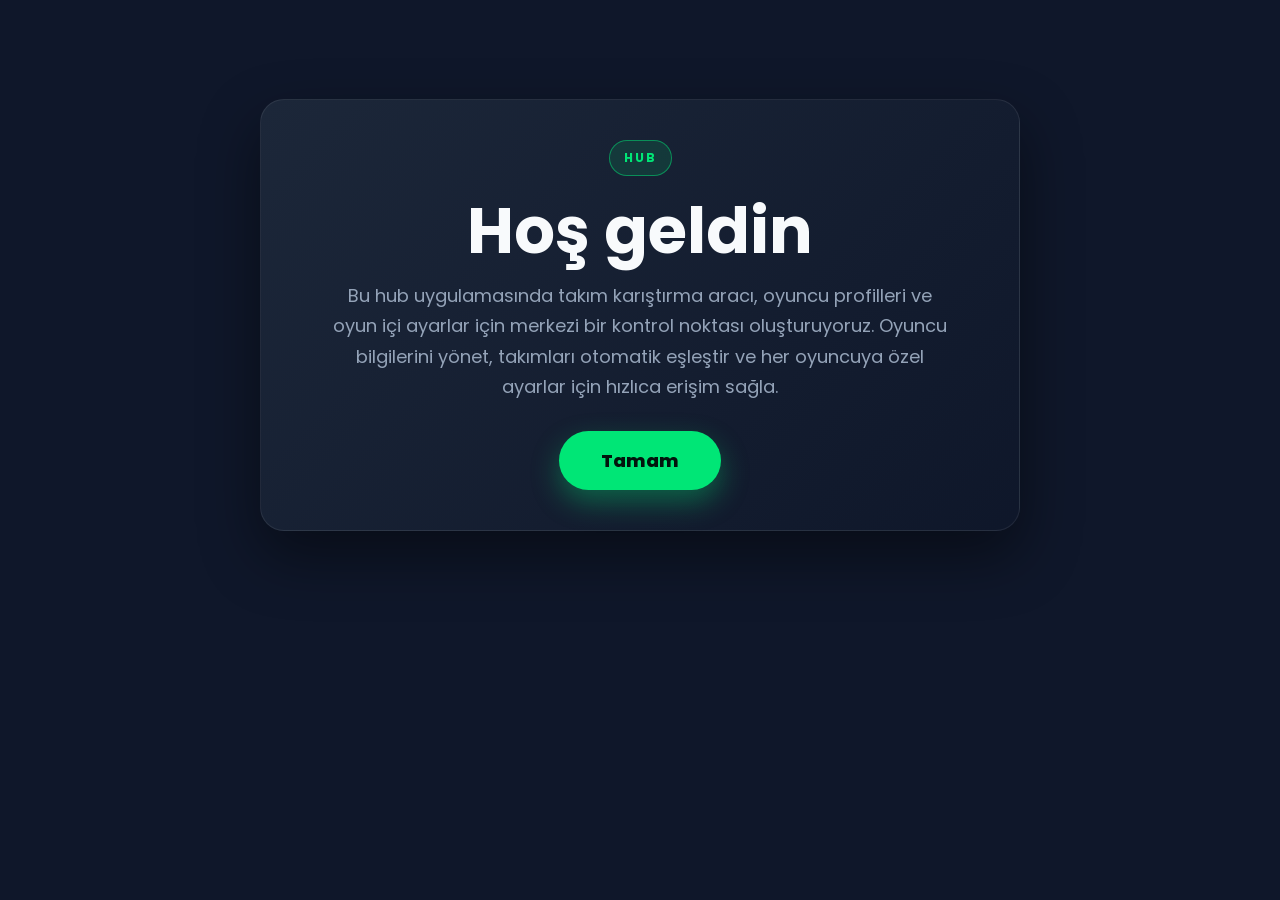
<file: TAMKAR/tamkar-1.1.0.html>
<!DOCTYPE html>
<html lang="tr">
<head>
    <meta charset="UTF-8">
    <meta name="viewport" content="width=device-width, initial-scale=1.0">
    <title>E-Sports Takım Karıştırıcı</title>
    <link rel="stylesheet" href="style.css">
</head>
<body>

    <div class="header hidden" id="app-header">
        <div class="logo" id="logo-text" onclick="resetToMenu()" title="Ayar Ekranına Dön">Beceriye Göre</div>
        
        <!-- Renk / Tema Seçici -->
        <div class="theme-switcher" id="theme-switcher">
            <div class="theme-dot" style="background: #00e676;" onclick="changeTheme('#00e676')"></div> <!-- Yeşil -->
            <div class="theme-dot" style="background: #3b82f6;" onclick="changeTheme('#3b82f6')"></div> <!-- Mavi -->
            <div class="theme-dot" style="background: #a855f7;" onclick="changeTheme('#a855f7')"></div> <!-- Mor -->
            <div class="theme-dot" style="background: #ef4444;" onclick="changeTheme('#ef4444')"></div> <!-- Kırmızı -->
            <div class="theme-dot" style="background: #f97316;" onclick="changeTheme('#f97316')"></div> <!-- Turuncu -->
            
            <div class="theme-divider" style="width: 2px; height: 22px; background: rgba(255,255,255,0.2); margin: 0 5px;"></div>
            <button id="darkModeToggle" onclick="toggleDarkMode()" style="background: transparent; border: none; color: var(--text-main); cursor: pointer; font-size: 16px; display: flex; align-items: center; justify-content: center; padding: 0; transition: 0.3s; margin-top:-2px;" title="Gece/Gündüz Modu">☀️</button>
        </div>

        <div class="nav-modes" id="nav-modes">
            <button class="mode-btn" id="btnNormal" onclick="setMode('normal')">Hızlı (Rastgele)</button>
            <button class="mode-btn active" id="btnSkill" onclick="setMode('skill')">Beceriye Göre</button>
            <button class="mode-btn" id="btnWheel" onclick="setMode('wheel')">Çarkıfelek</button>
            <button class="mode-btn" id="btnDice" onclick="setMode('dice')">Zar Masası</button>
            <button class="mode-btn" id="btnRoulette" onclick="setMode('roulette')">Rulet</button>
        </div>
    </div>

    <div id="welcome-screen" class="welcome-screen screen-layer visible">
        <div class="welcome-card">
            <div class="welcome-badge">Hub</div>
            <h1>Hoş geldin</h1>
            <p>
                Bu hub uygulamasında takım karıştırma aracı, oyuncu profilleri ve oyun içi ayarlar için merkezi bir kontrol noktası oluşturuyoruz.
                Oyuncu bilgilerini yönet, takımları otomatik eşleştir ve her oyuncuya özel ayarlar için hızlıca erişim sağla.
            </p>
            <button class="welcome-btn" onclick="showHub()">Tamam</button>
        </div>
    </div>

    <div id="hub-screen" class="hub-screen screen-layer" style="display:none;">
        <div class="hub-header">
            <div>
                <h2>Merkez Menü</h2>
                <p class="hub-subtitle">Uygulama içindeki ana başlıklar burada yer alır.</p>
            </div>
        </div>

        <div class="hub-auth">
            <button id="hub-signup-btn" class="auth-btn primary" type="button" onclick="openAuthModal('signup')">Kayıt Ol</button>
            <button id="hub-login-btn" class="auth-btn secondary" type="button" onclick="openAuthModal('login')">Giriş Yap</button>

            <div class="auth-user-box" id="auth-user-box">
                <span class="auth-user-name" id="auth-user-name">Misafir</span>
                <button id="hub-logout-btn" class="auth-btn secondary" type="button" onclick="logoutUser()">Çıkış Yap</button>
            </div>
        </div>

        <div class="menu-grid">
            <button class="menu-card primary" onclick="showGeneratorScreen()">
                <div class="icon">🎯</div>
                <h3>Takım Karıştırıcı</h3>
                <p>Oyuncuları eşleştirerek takım dağılımı oluşturur.</p>
                <span class="tag">Aç</span>
            </button>

            <button class="menu-card" onclick="showPlayersScreen()">
                <div class="icon">👤</div>
                <h3>Oyuncular</h3>
                <p>Kaydedilmiş oyuncuları görüntüle ve oyun içi ayarlara eriş.</p>
                <span class="tag">Aç</span>
            </button>

            <button class="menu-card" onclick="showPresetScreen()">
                <div class="icon">🏆</div>
                <h3>Hazır Ayarlar</h3>
                <p>Ünlü profesyonel oyuncuların sens, crosshair ve viewmodel ayarları.</p>
                <span class="tag">Aç</span>
            </button>

            <button class="menu-card" onclick="showCustomPresetScreen()">
                <div class="icon">🧩</div>
                <h3>Config</h3>
                <p>Kendi oyun içi setini oluşturup kaydet.</p>
                <span class="tag">Aç</span>
            </button>

            <button class="menu-card" onclick="showHistoryScreen()">
                <div class="icon">📜</div>
                <h3>Maç Geçmişi</h3>
                <p>Geçmiş karışımlar ve maç özetleri görüntülenir.</p>
                <span class="tag">Aç</span>
            </button>
        </div>
    </div>

    <div id="players-screen" class="screen-panel screen-layer" style="display:none;">
        <div class="screen-topbar">
            <h2>Oyuncular</h2>
            <button class="back-btn" onclick="showHub()">Ana Menü</button>
        </div>
        <div id="players-grid" class="player-grid"></div>
    </div>

    <div id="preset-screen" class="screen-panel screen-layer" style="display:none;">
        <div class="screen-topbar">
            <h2>Hazır Ayarlar</h2>
            <button class="back-btn" onclick="showHub()">Ana Menü</button>
        </div>
        <div id="preset-grid" class="preset-grid"></div>
    </div>

    <div id="custom-preset-screen" class="screen-panel screen-layer" style="display:none;">
        <div class="screen-topbar">
            <h2>Config</h2>
            <button class="back-btn" onclick="showHub()">Ana Menü</button>
        </div>

        <div class="custom-form">
            <div class="field-box">
                <label>Config Adı</label>
                <input id="custom-preset-name" type="text" value="Config1" pattern="[A-Za-z0-9]+" inputmode="text" maxlength="20" />
            </div>
            <div class="field-box">
                <label>Crosshair</label>
                <select id="custom-crosshair" style="background: rgba(15,23,42,0.95); border: 1px solid rgba(255,255,255,0.12); color: var(--text-main); font-size: 16px; outline: none; padding: 12px 14px; border-radius: 10px; cursor: pointer;">
                    <option value="Varsayılan Dinamik">Varsayılan Dinamik</option>
                    <option value="Varsayılan Statik">Varsayılan Statik</option>
                    <option value="Klasik Dinamik">Klasik Dinamik</option>
                    <option value="Klasik Tam Dinamik">Klasik Tam Dinamik</option>
                    <option value="Klasik Statik">Klasik Statik</option>
                    <option value="Hibrit / Kalıcı Dinamik">Hibrit / Kalıcı Dinamik</option>
                    <option value="Dynamic Quad">Dynamic Quad</option>
                    <option value="Circle / Halka Stili">Circle / Halka Stili</option>
                    <option value="Square / Kare Stili">Square / Kare Stili</option>
                    <option value="Dot Only / Sadece Nokta">Dot Only / Sadece Nokta</option>
                </select>
            </div>
            <div class="field-box">
                <label>Viewmodel X</label>
                <div class="range-meta">
                    <span>-2.0</span>
                    <input id="custom-view-x" type="range" min="-2" max="2.5" step="0.1" value="1.5" />
                    <span class="range-value" id="custom-view-x-value">1.5</span>
                </div>
            </div>
            <div class="field-box">
                <label>Viewmodel Y</label>
                <div class="range-meta">
                    <span>-2.0</span>
                    <input id="custom-view-y" type="range" min="-2" max="2" step="0.1" value="-1.0" />
                    <span class="range-value" id="custom-view-y-value">-1.0</span>
                </div>
            </div>
            <div class="field-box">
                <label>Viewmodel Z</label>
                <div class="range-meta">
                    <span>-2.0</span>
                    <input id="custom-view-z" type="range" min="-2" max="2" step="0.1" value="1.0" />
                    <span class="range-value" id="custom-view-z-value">1.0</span>
                </div>
            </div>
            <div class="field-box">
                <label>Viewmodel FOV</label>
                <div class="range-meta">
                    <span>54</span>
                    <input id="custom-view-fov" type="range" min="54" max="68" step="1" value="60" />
                    <span class="range-value" id="custom-view-fov-value">60</span>
                </div>
            </div>
        </div>

        <button class="save-btn" onclick="saveCustomPreset()">Ayarları Kaydet</button>
        <div id="custom-preset-list" class="custom-preset-list" style="margin-top: 24px;"></div>
    </div>

    <div id="history-screen" class="screen-panel screen-layer" style="display:none;">
        <div class="screen-topbar">
            <h2>Maç Geçmişi</h2>
            <button class="back-btn" onclick="showHub()">Ana Menü</button>
        </div>
        <div id="history-list" class="history-list"></div>
    </div>

    <div id="player-settings-screen" class="screen-panel screen-layer" style="display:none;">
        <div class="screen-topbar">
            <h2 id="player-settings-heading">Oyuncu Ayarları</h2>
            <button class="back-btn" onclick="showPlayersScreen()">Geri</button>
        </div>

        <div class="settings-shell">
            <div class="settings-menu" id="settings-menu"></div>
            <div class="settings-content">
                <h3 id="player-name-title">Rafet "Root" Bolat</h3>
                <ul class="settings-list" id="settings-detail"></ul>
            </div>
        </div>
    </div>

    <div id="auth-modal" class="auth-modal" style="display:none;">
        <div class="auth-modal-card">
            <button class="auth-close" type="button" onclick="closeAuthModal()" aria-label="Kapat">×</button>
            <h3 id="auth-modal-title">Giriş Yap</h3>
            <div class="auth-tab-row">
                <button class="auth-tab active" type="button" data-mode="login" onclick="switchAuthMode('login')">Giriş Yap</button>
                <button class="auth-tab" type="button" data-mode="signup" onclick="switchAuthMode('signup')">Kayıt Ol</button>
            </div>

            <form id="auth-form" onsubmit="handleAuthSubmit(event)">
                <div class="auth-field" id="auth-display-name-wrap" style="display:none;">
                    <label for="auth-display-name">Ad Soyad</label>
                    <input id="auth-display-name" type="text" placeholder="Örn. Efe Demir" />
                </div>

                <div class="auth-field">
                    <label for="auth-username">Kullanıcı Adı</label>
                    <input id="auth-username" type="text" placeholder="kullanici_adi" required />
                </div>

                <div class="auth-field">
                    <label for="auth-password">Şifre</label>
                    <input id="auth-password" type="password" placeholder="••••••••" required />
                </div>

                <button class="auth-submit" id="auth-submit-btn" type="submit">Giriş Yap</button>
            </form>

            <div id="auth-message" class="auth-message"></div>
        </div>
    </div>

    <div class="container screen-layer" id="main-inputs" style="display:none;">
        <div class="generator-header">
            <h2 class="generator-header-title">Takım Karıştırıcı</h2>
            <button class="generator-back-btn" onclick="showHub()">Ana Menü</button>
        </div>

        <div class="generator-mode-row">
            <button class="generator-mode-pill" type="button" data-mode="normal" onclick="setMode('normal')">Hızlı</button>
            <button class="generator-mode-pill active" type="button" data-mode="skill" onclick="setMode('skill')">Beceriye Göre</button>
            <button class="generator-mode-pill" type="button" data-mode="wheel" onclick="setMode('wheel')">Çark</button>
            <button class="generator-mode-pill" type="button" data-mode="dice" onclick="setMode('dice')">Zar</button>
            <button class="generator-mode-pill" type="button" data-mode="roulette" onclick="setMode('roulette')">Rulet</button>
        </div>

        <div class="setup-grid">
            <!-- Sol: Katılımcılar -->
            <div class="panel">
                <h2>Katılımcılar <span id="playerCount" style="font-size:14px; background: rgba(255,255,255,0.1); color:var(--accent); padding:2px 8px; border-radius:10px;">0</span></h2>
                <div id="participants-list"></div>
                <button class="btn-add" onclick="addParticipant()">+ Yeni Oyuncu Ekle</button>
            </div>

            <!-- Sağ: Takımlar -->
            <div class="panel">
                <h2>Takımlar <span id="teamCountBadge" style="font-size:14px; background: rgba(255,255,255,0.1); color:var(--accent); padding:2px 8px; border-radius:10px;">0</span></h2>
                <div id="teams-list"></div>
                <button class="btn-add" onclick="addTeam()">+ Yeni Takım Ekle</button>
            </div>
        </div>
        
        <label class="checkbox-group" id="forceEqualContainer">
            <input type="checkbox" id="forceEqual" checked>
            Eşit Oyuncu Sayısına Zorla (Örn: 5v5 Dağılım)
        </label>

        <div style="display:flex; justify-content:center; margin-top:20px;">
            <button class="start-btn" onclick="startGeneration()" style="margin:0; width:100%; max-width:220px;">Eşleştirmeyi Başlat</button>
        </div>
    </div>

    <!-- ÇARKIFELEK EKRANI -->
    <div class="container stage-screen" id="wheel-screen">
        <button class="mini-back-btn" onclick="resetToMenu()">Geri</button>
        <div style="font-size: 24px; font-weight: bold; margin-bottom: 20px; display: flex; justify-content: center; align-items: center; gap: 10px;">
            <span id="wheel-status-text">Sıradaki Takım:</span>
            <select id="wheel-team-select" style="font-size: 20px; padding: 5px 15px; background: var(--panel-bg); color: var(--text-main); border: 2px solid var(--accent); border-radius: 8px; outline: none; cursor: pointer; font-weight: bold; display: none;"></select>
        </div>
        <div class="wheel-container">
            <div class="wheel-pointer"></div>
            <canvas id="wheel-canvas" width="320" height="320"></canvas>
        </div>
        <button class="start-btn" id="spinBtn" style="margin-top:0;" onclick="spinWheel()">Çarkı Çevir</button>
        <div id="wheel-teams-grid" class="teams-grid"></div>
    </div>

    <!-- ZAR EKRANI -->
    <div class="container stage-screen" id="dice-screen">
        <button class="mini-back-btn" onclick="resetToMenu()">Geri</button>
        <div class="stage-title" style="color:var(--accent);">Zار Masası</div>
        
        <div class="dice-layout">
            <div class="table-zone">
                <div style="font-size: 24px; font-weight: bold; margin-bottom: -10px; display: flex; justify-content: center; align-items: center; gap: 10px; z-index: 10;">
                    <span id="dice-status-text">Sıradaki:</span>
                    <select id="dice-player-select" style="font-size: 20px; padding: 5px 15px; background: var(--panel-bg); color: var(--text-main); border: 2px solid var(--accent); border-radius: 8px; outline: none; cursor: pointer; font-weight: bold; display: none;"></select>
                </div>
                
                <div class="scene">
                    <div class="cube" id="dice-cube">
                        <div class="cube-face front" id="face-0">T1</div>
                        <div class="cube-face back" id="face-5">T2</div>
                        <div class="cube-face right" id="face-2">T1</div>
                        <div class="cube-face left" id="face-3">T2</div>
                        <div class="cube-face top" id="face-1">T1</div>
                        <div class="cube-face bottom" id="face-4">T2</div>
                    </div>
                </div>
                
                <button class="start-btn" id="dice-roll-btn" style="margin: 0; padding: 15px 40px; font-size:18px;" onclick="rollDice()">Zarı At</button>
            </div>

            <div id="dice-teams-grid" class="teams-grid"></div>
        </div>
    </div>

    <!-- RULET EKRANI -->
    <div class="container stage-screen" id="roulette-screen">
        <button class="mini-back-btn" onclick="resetToMenu()">Geri</button>
        <div class="stage-title" style="color:var(--accent);">Rulet Masası</div>
        <div style="font-size: 24px; font-weight: bold; margin-bottom: 20px; display: flex; justify-content: center; align-items: center; gap: 10px;">
            <span id="roulette-status-text">Sıradaki:</span>
            <select id="roulette-player-select" style="font-size: 20px; padding: 5px 15px; background: var(--panel-bg); color: var(--text-main); border: 2px solid var(--accent); border-radius: 8px; outline: none; cursor: pointer; font-weight: bold; display: none;"></select>
        </div>
        
        <div class="wheel-container" style="width:400px; height:400px; margin: 0 auto 20px auto; border-radius:50%; border: 12px solid #33201c; box-shadow: 0 15px 35px rgba(0,0,0,0.8), inset 0 0 25px rgba(0,0,0,0.9); background: #0a0a0a;">
            <canvas id="roulette-canvas" width="376" height="376" style="border-radius:50%;"></canvas>
        </div>
        
        <div id="roulette-controls" style="margin-top: 10px;">
            <button class="start-btn" id="roulette-roll-btn" style="margin: 0 auto; padding: 15px 40px; font-size:18px; text-transform:none;" onclick="spinRoulette()">Çevir</button>
        </div>
        
        <div id="roulette-choice" style="display:none; flex-wrap: wrap; gap: 20px; justify-content: center; margin-top: 30px;">
            <!-- Takım Seçim Butonları Buraya Gelecek -->
        </div>
        
        <div id="roulette-teams-grid" class="teams-grid"></div>
    </div>

    <!-- HIZLI SONUÇ EKRANI -->
    <div class="container stage-screen" id="results-screen">
        <div class="stage-title" style="color:var(--accent);">Kadro Tamamlandı!</div>
        <div id="final-teams-grid" class="teams-grid"></div>
        
        <div style="display: flex; flex-direction: column; align-items: center; gap: 20px; margin-top: 40px;">
            <button class="start-btn" onclick="startGeneration()" style="margin: 0; width: 100%; max-width: 300px; background:var(--accent); color:#000;">Yeniden Karıştır</button>
            <button class="start-btn" onclick="showGeneratorScreen()" style="margin: 0; width: 100%; max-width: 300px; background:var(--panel-bg); color:var(--text-main); border: 1px solid rgba(150,150,150,0.3); box-shadow:none;">Menüye Dön</button>
        </div>
    </div>

    <script src="script.js"></script>
</body>
</html>
</file>
<file: TAMKAR/style.css>
@import url('https://fonts.googleapis.com/css2?family=Poppins:wght@400;600;800&display=swap');

:root {
    --bg-color: #0f172a;
    --panel-bg: #1e293b;
    --accent: #00e676;
    --text-main: #f8fafc;
    --text-muted: #94a3b8;
    --danger: #ef4444;
    --team-1: #3b82f6;
    --team-2: #f43f5e;
    --team-3: #eab308;
    --team-4: #a855f7;
}

* { box-sizing: border-box; font-family: 'Poppins', sans-serif; }
body { margin: 0; background-color: var(--bg-color); color: var(--text-main); min-height: 100vh; display: flex; flex-direction: column; transition: background-color 0.3s; }

/* HEADER & MENÜ */
.header { background: rgba(30, 41, 59, 0.8); backdrop-filter: blur(10px); padding: 20px 40px; display: flex; justify-content: space-between; align-items: center; border-bottom: 1px solid rgba(255,255,255,0.1); position: sticky; top: 0; z-index: 100; }
.header.hidden { display: none; }
.logo { font-size: 24px; font-weight: 800; color: var(--accent); letter-spacing: 1px; text-transform: uppercase; cursor: pointer; transition: 0.2s; width: 250px; }
.logo:hover { text-shadow: 0 0 10px var(--accent); }

/* TEMA SEÇİCİ */
.theme-switcher { display: flex; gap: 10px; justify-content: center; flex: 1; }
.theme-dot { width: 22px; height: 22px; border-radius: 50%; cursor: pointer; border: 2px solid rgba(255,255,255,0.2); transition: 0.2s; box-shadow: 0 2px 5px rgba(0,0,0,0.5); }
.theme-dot:hover { transform: scale(1.3); }

.nav-modes { display: flex; gap: 10px; background: rgba(0,0,0,0.3); padding: 5px; border-radius: 8px; transition: opacity 0.3s; justify-content: flex-end; width: auto; }
.mode-btn { background: transparent; color: var(--text-muted); border: none; padding: 10px 15px; border-radius: 6px; cursor: pointer; font-weight: 600; transition: all 0.3s ease; font-size: 13px; }
.mode-btn.active { background: var(--accent); color: #000; box-shadow: 0 0 15px var(--accent); }
.mode-btn:hover:not(.active) { color: var(--text-main); background: rgba(255,255,255,0.05); }

/* ANA KONTEYNER */
.container { max-width: 1300px; margin: 40px auto; padding: 0 20px; width: 100%; flex: 1; }

/* GİRİŞ EKRANI */
.setup-grid { display: grid; grid-template-columns: 1fr 1fr; gap: 40px; }
.panel { background: var(--panel-bg); padding: 30px; border-radius: 16px; border: 1px solid rgba(255,255,255,0.05); box-shadow: 0 10px 30px rgba(0,0,0,0.5); }
.panel h2 { margin-top: 0; display: flex; justify-content: space-between; align-items: center; font-size: 20px; color: var(--accent); border-bottom: 2px solid rgba(255,255,255,0.05); padding-bottom: 15px; }

.row { display: flex; gap: 10px; margin-bottom: 15px; align-items: center; background: rgba(0,0,0,0.2); padding: 10px; border-radius: 8px; transition: transform 0.2s; }
.row:hover { transform: scale(1.015); }
.input-text { flex: 1; background: transparent; border: none; color: var(--text-main); font-size: 16px; outline: none; }
.btn-icon { background: rgba(239, 68, 68, 0.1); color: var(--danger); border: none; width: 35px; height: 35px; border-radius: 8px; cursor: pointer; display: grid; place-items: center; transition: 0.2s; }
.btn-icon:hover { background: var(--danger); color: white; }

/* ÖZEL SEVİYE KUTUCUKLARI (1-10) */
.rating-dots { display: flex; gap: 4px; }
.rating-box { width: 22px; height: 22px; border-radius: 4px; background: rgba(255,255,255,0.05); cursor: pointer; transition: 0.2s; display: flex; justify-content: center; align-items: center; font-size: 11px; font-weight: bold; color: var(--text-muted); user-select: none; border: 1px solid rgba(255,255,255,0.1); }
.rating-box.active { color: #000; border-color: transparent; }

.btn-add { width: 100%; padding: 15px; background: rgba(255,255,255,0.05); border: 2px dashed rgba(255,255,255,0.2); color: var(--text-muted); font-weight: 600; border-radius: 8px; cursor: pointer; transition: 0.3s; margin-top: 10px; }
.btn-add:hover { background: rgba(255,255,255,0.1); color: white; border-color: rgba(255,255,255,0.4); }

.start-btn { display: block; width: 100%; max-width: 400px; margin: 40px auto; padding: 20px; background: var(--accent); border: none; border-radius: 30px; font-size: 20px; font-weight: 800; color: #000; cursor: pointer; text-transform: uppercase; box-shadow: 0 10px 20px rgba(0,0,0,0.3); transition: transform 0.2s, box-shadow 0.2s; }
.start-btn:hover { transform: translateY(-3px); box-shadow: 0 15px 25px var(--accent); }
.start-btn:disabled { background: #555; color: #888; cursor: not-allowed; transform: none; box-shadow: none; }

.checkbox-group { display: flex; align-items: center; gap: 10px; justify-content: center; margin-top: 20px; color: var(--text-muted); cursor: pointer; }
.checkbox-group input { width: 18px; height: 18px; cursor: pointer; }

/* ÇARKIFELEK & ZAR ORTAK */
.stage-screen { display: none; text-align: center; position: relative; }
.mini-back-btn {
    position: absolute;
    top: 18px;
    left: 18px;
    z-index: 12;
    display: inline-flex;
    align-items: center;
    gap: 8px;
    background: rgba(255,255,255,0.04);
    border: 1px solid rgba(255,255,255,0.12);
    border-radius: 999px;
    color: var(--text-muted);
    padding: 8px 12px;
    font-size: 12px;
    font-weight: 700;
    letter-spacing: 0.08em;
    text-transform: uppercase;
    cursor: pointer;
    transition: all 0.2s ease;
    box-shadow: none;
}
.mini-back-btn::before {
    content: '←';
    font-size: 14px;
    line-height: 1;
}
.mini-back-btn:hover {
    background: rgba(255,255,255,0.08);
    color: var(--text-main);
    border-color: rgba(0,230,118,0.5);
    transform: translateY(-1px);
}
.stage-title { font-size: 32px; margin-bottom: 20px; text-transform: uppercase; letter-spacing: 2px; }

/* ÇARKIFELEK */
.wheel-container { position: relative; width: 320px; height: 320px; margin: 0 auto 22px auto; }
.wheel-pointer { position: absolute; top: 50%; right: -8px; transform: translateY(-50%); border-top: 14px solid transparent; border-bottom: 14px solid transparent; border-right: 24px solid #fff; z-index: 10; filter: drop-shadow(0 0 5px rgba(0,0,0,0.5)); transform-origin: right center; transition: transform 0.05s ease-out; }
.wheel-pointer.tick { transform: translateY(-50%) rotate(-25deg); }

/* ZAR MODU */
.dice-layout { display: flex; flex-direction: column; gap: 40px; margin-top: 20px; align-items: center; }
.table-zone { background: radial-gradient(circle, #2a3b2c 0%, #0f172a 70%); border: 3px solid rgba(255,255,255,0.1); border-radius: 20px; padding: 60px 20px; display: flex; flex-direction: column; align-items: center; gap: 30px; width: 100%; max-width: 600px; }

/* 3D ZAR */
.scene { width: 120px; height: 120px; perspective: 600px; margin: 20px 0; }
.cube { width: 100%; height: 100%; position: relative; transform-style: preserve-3d; transform: translateZ(-60px); transition: transform 1.5s cubic-bezier(0.175, 0.885, 0.32, 1.275); }
.cube.rolling { animation: throwCube 1s ease-out forwards; }

.cube-face { position: absolute; width: 120px; height: 120px; background: white; border: 2px solid #ccc; border-radius: 10px; display: flex; justify-content: center; align-items: center; font-size: 16px; font-weight: bold; color: #1e293b; box-shadow: inset 0 0 15px rgba(0,0,0,0.2); text-align: center; padding: 5px; word-wrap: break-word; }

.front  { transform: rotateY(  0deg) translateZ(60px); }
.right  { transform: rotateY( 90deg) translateZ(60px); }
.back   { transform: rotateY(180deg) translateZ(60px); }
.left   { transform: rotateY(-90deg) translateZ(60px); }
.top    { transform: rotateX( 90deg) translateZ(60px); }
.bottom { transform: rotateX(-90deg) translateZ(60px); }

@keyframes spinCube {
    0% { transform: translateZ(-60px) rotateX(0deg) rotateY(0deg) rotateZ(0deg); }
    100% { transform: translateZ(-60px) rotateX(360deg) rotateY(720deg) rotateZ(360deg); }
}

@keyframes throwCube {
    0% { transform: translate3d(-150px, -200px, -100px) rotateX(0deg) rotateY(0deg) rotateZ(0deg); }
    25% { transform: translate3d(-50px, 30px, -50px) rotateX(180deg) rotateY(180deg) rotateZ(90deg); }
    50% { transform: translate3d(20px, -80px, 20px) rotateX(360deg) rotateY(360deg) rotateZ(180deg); }
    75% { transform: translate3d(50px, 10px, 50px) rotateX(540deg) rotateY(450deg) rotateZ(270deg); }
    100% { transform: translate3d(0px, 0px, -60px) rotateX(720deg) rotateY(630deg) rotateZ(360deg); }
}

/* CANLI TAKIMLAR / SONUÇ EKRANI */
.teams-grid { display: grid; grid-template-columns: repeat(auto-fit, minmax(280px, 1fr)); gap: 20px; margin-top: 40px; width: 100%; }
.team-card { background: var(--panel-bg); border-radius: 12px; overflow: hidden; box-shadow: 0 10px 20px rgba(0,0,0,0.4); border-top: 4px solid var(--accent); text-align: left; }
.team-header { background: rgba(0,0,0,0.2); padding: 15px 20px; display: flex; justify-content: space-between; align-items: center; }
.team-header h3 { margin: 0; color: #fff; }
.team-stats { font-size: 12px; color: var(--text-muted); background: rgba(255,255,255,0.05); padding: 4px 10px; border-radius: 20px; }
.team-members { list-style: none; padding: 0; margin: 0; }
.team-members li { padding: 15px 20px; border-bottom: 1px solid rgba(255,255,255,0.05); display: flex; justify-content: space-between; align-items: center; animation: fadeIn 0.5s ease; }
.team-members li:last-child { border-bottom: none; }
.p-rating { font-weight: 800; font-size: 14px; text-shadow: 0 0 5px rgba(0,0,0,0.5); }

@keyframes fadeIn { from { opacity: 0; transform: translateY(10px); } to { opacity: 1; transform: translateY(0); } }

/* LIGHT MODE EKLENTİSİ */
body.light-mode {
    --bg-color: #f8fafc;
    --panel-bg: #ffffff;
    --text-main: #0f172a;
    --text-muted: #475569;
}
body.light-mode .header { background: rgba(255, 255, 255, 0.8); border-bottom-color: rgba(0,0,0,0.1); }
body.light-mode .nav-modes { background: rgba(0,0,0,0.05); }
body.light-mode .mode-btn:hover:not(.active) { background: rgba(0,0,0,0.05); }
body.light-mode .panel { border-color: rgba(0,0,0,0.1); box-shadow: 0 10px 30px rgba(0,0,0,0.05); }
body.light-mode .panel h2 { border-bottom-color: rgba(0,0,0,0.05); }
body.light-mode .row { background: rgba(0,0,0,0.03); }
body.light-mode .rating-box { background: rgba(0,0,0,0.05); border-color: rgba(0,0,0,0.1); }
body.light-mode .btn-add { background: rgba(0,0,0,0.02); border-color: rgba(0,0,0,0.2); }
body.light-mode .btn-add:hover { background: rgba(0,0,0,0.05); border-color: rgba(0,0,0,0.4); }
body.light-mode .team-header { background: rgba(0,0,0,0.05); }
body.light-mode .team-header h3 { color: var(--text-main); }
body.light-mode .team-stats { background: rgba(0,0,0,0.05); color: var(--text-muted); }
body.light-mode .team-members li { border-bottom-color: rgba(0,0,0,0.05); }
body.light-mode .table-zone { background: radial-gradient(circle, #cbd5e1 0%, #f8fafc 70%); border-color: rgba(0,0,0,0.1); }
body.light-mode .wheel-pointer { border-right-color: var(--text-main); }
body.light-mode .theme-divider { background: rgba(0,0,0,0.2) !important; }

.screen-layer {
    opacity: 0;
    transform: translateY(22px);
    transition: opacity 0.38s ease, transform 0.38s ease;
    pointer-events: none;
}
.screen-layer.visible {
    opacity: 1;
    transform: translateY(0);
    pointer-events: auto;
}

.welcome-screen {
    min-height: 70vh;
    display: flex;
    align-items: center;
    justify-content: center;
    padding: 40px 20px;
}
.welcome-card {
    background: linear-gradient(135deg, rgba(30,41,59,0.9), rgba(15,23,42,0.9));
    border: 1px solid rgba(255,255,255,0.08);
    border-radius: 24px;
    width: min(760px, 100%);
    padding: 40px 32px;
    box-shadow: 0 25px 60px rgba(0,0,0,0.45);
    text-align: center;
}
.welcome-badge {
    display: inline-block;
    background: rgba(0, 230, 118, 0.12);
    border: 1px solid rgba(0, 230, 118, 0.5);
    color: var(--accent);
    padding: 8px 14px;
    font-size: 12px;
    font-weight: 700;
    letter-spacing: 2px;
    text-transform: uppercase;
    border-radius: 999px;
    margin-bottom: 20px;
}
.welcome-card h1 {
    margin: 0 0 14px;
    font-size: clamp(36px, 5vw, 64px);
    line-height: 1.1;
}
.welcome-card p {
    margin: 0 auto 28px;
    max-width: 620px;
    color: var(--text-muted);
    font-size: 18px;
    line-height: 1.7;
}
.welcome-btn {
    display: inline-block;
    border: none;
    background: var(--accent);
    color: #02150d;
    font-size: 18px;
    font-weight: 800;
    padding: 16px 42px;
    border-radius: 999px;
    cursor: pointer;
    box-shadow: 0 12px 28px rgba(0,230,118,0.35);
    transition: transform 0.2s ease;
}
.welcome-btn:hover { transform: translateY(-2px); }

.hub-screen, .screen-panel {
    width: min(1400px, calc(100vw - 40px));
    max-width: 1400px;
    margin: 0 auto;
    padding: 0 20px 24px;
    display: flex;
    flex-direction: column;
    justify-content: flex-start;
    min-height: calc(100vh - 120px);
}
.hub-header {
    display: flex;
    align-items: center;
    justify-content: center;
    text-align: center;
    gap: 18px;
    margin-bottom: 26px;
    flex-wrap: wrap;
}
.hub-header h2 {
    margin: 0;
    font-size: clamp(28px, 4vw, 42px);
    letter-spacing: 0.04em;
}
.hub-subtitle {
    color: var(--text-muted);
    font-size: 16px;
    margin: 0;
}
.hub-auth {
    display: flex;
    justify-content: center;
    align-items: center;
    gap: 12px;
    flex-wrap: wrap;
    margin: 0 auto 24px;
}
.auth-btn {
    border: none;
    border-radius: 12px;
    padding: 12px 18px;
    font-weight: 800;
    cursor: pointer;
    transition: transform 0.2s ease, opacity 0.2s ease;
}
.auth-btn:hover {
    transform: translateY(-2px);
}
.auth-btn.primary {
    background: var(--accent);
    color: #04150b;
}
.auth-btn.secondary {
    background: rgba(255,255,255,0.06);
    color: var(--text-main);
    border: 1px solid rgba(255,255,255,0.08);
}
.auth-user-box {
    display: none;
    align-items: center;
    gap: 12px;
    background: rgba(255,255,255,0.05);
    border: 1px solid rgba(255,255,255,0.08);
    border-radius: 999px;
    padding: 8px 16px;
}
.auth-user-box.visible {
    display: flex;
}
.auth-user-name {
    font-weight: 700;
    color: var(--text-main);
}
.menu-grid {
    display: grid;
    grid-template-columns: repeat(auto-fit, minmax(240px, 1fr));
    gap: 24px;
    max-width: 980px;
    width: 100%;
    margin: 0 auto;
    align-items: stretch;
}
.menu-card {
    background: var(--panel-bg);
    border: 1px solid rgba(255,255,255,0.08);
    border-radius: 18px;
    padding: 28px 22px;
    min-height: 210px;
    text-align: left;
    color: var(--text-main);
    cursor: pointer;
    transition: transform 0.2s ease, border-color 0.2s ease, box-shadow 0.2s ease;
    box-shadow: 0 16px 30px rgba(0,0,0,0.18);
}
.menu-card:hover {
    transform: translateY(-4px);
    border-color: rgba(0,230,118,0.6);
    box-shadow: 0 0 0 1px rgba(0,230,118,0.3), 0 16px 30px rgba(0,0,0,0.18);
}
.menu-card.primary {
    border-color: rgba(255,255,255,0.08);
}
.menu-card.disabled {
    opacity: 0.6;
    cursor: default;
}
.menu-card .icon {
    display: inline-flex;
    align-items: center;
    justify-content: center;
    width: 56px;
    height: 56px;
    border-radius: 14px;
    background: rgba(255,255,255,0.05);
    font-size: 28px;
    margin-bottom: 18px;
}
.menu-card h3 {
    margin: 0 0 10px;
    font-size: 28px;
}
.menu-card p {
    margin: 0;
    color: var(--text-muted);
    line-height: 1.6;
}
.menu-card .tag {
    display: inline-block;
    margin-top: 18px;
    padding: 7px 12px;
    border-radius: 999px;
    font-size: 11px;
    font-weight: 700;
    letter-spacing: 1px;
    text-transform: uppercase;
    background: rgba(255,255,255,0.06);
    color: var(--text-main);
}

.screen-topbar {
    display: flex;
    align-items: center;
    justify-content: center;
    text-align: center;
    gap: 16px;
    margin-bottom: 24px;
    flex-wrap: wrap;
}
.screen-topbar h2 {
    margin: 0;
    font-size: clamp(28px, 4vw, 36px);
}
.generator-header {
    display: flex;
    align-items: center;
    justify-content: center;
    gap: 16px;
    margin: 0 0 18px;
    min-height: 44px;
    flex-wrap: wrap;
}
.generator-header-title {
    margin: 0;
    font-size: clamp(30px, 4vw, 42px);
    font-weight: 800;
    letter-spacing: 0.04em;
    text-transform: uppercase;
    color: var(--text-main);
    text-align: center;
}
.generator-back-btn {
    display: inline-flex;
    align-items: center;
    justify-content: center;
    background: rgba(255,255,255,0.05);
    border: 1px solid rgba(255,255,255,0.1);
    color: var(--text-main);
    border-radius: 12px;
    padding: 10px 16px;
    cursor: pointer;
    font-weight: 700;
    min-width: 120px;
    flex-shrink: 0;
}
.generator-mode-row {
    display: flex;
    justify-content: center;
    align-items: center;
    flex-wrap: wrap;
    gap: 10px;
    margin: 0 auto 20px;
    max-width: 980px;
}
.generator-mode-pill {
    border: 1px solid rgba(255,255,255,0.08);
    background: rgba(255,255,255,0.03);
    color: var(--text-muted);
    border-radius: 12px;
    padding: 10px 16px;
    cursor: pointer;
    font-weight: 700;
    transition: all 0.2s ease;
}
.generator-mode-pill:hover,
.generator-mode-pill.active {
    background: rgba(0,230,118,0.12);
    color: var(--text-main);
    border-color: rgba(0,230,118,0.55);
    box-shadow: 0 0 18px rgba(0,230,118,0.12);
}
.back-btn, .small-btn {
    background: rgba(255,255,255,0.05);
    border: 1px solid rgba(255,255,255,0.1);
    color: var(--text-main);
    border-radius: 12px;
    padding: 10px 16px;
    cursor: pointer;
    font-weight: 700;
}

.player-grid {
    display: grid;
    grid-template-columns: repeat(auto-fit, minmax(220px, 1fr));
    gap: 18px;
}
.preset-grid {
    display: grid;
    grid-template-columns: repeat(auto-fit, minmax(160px, 1fr));
    gap: 12px;
    margin-top: 10px;
    width: 100%;
    align-items: stretch;
}
.preset-card {
    display: flex;
    flex-direction: column;
    justify-content: center;
    align-items: center;
    gap: 10px;
    background: var(--panel-bg);
    border: 1px solid rgba(255,255,255,0.08);
    border-radius: 10px;
    padding: 12px 10px;
    text-align: center;
    color: var(--text-main);
    cursor: pointer;
    transition: transform 0.2s ease, border-color 0.2s ease, box-shadow 0.2s ease;
    min-height: 96px;
    width: 100%;
}
.preset-card:hover {
    transform: translateY(-2px);
    border-color: rgba(0,230,118,0.6);
    box-shadow: 0 18px 30px rgba(0,0,0,0.18);
}
.team-badge {
    width: 42px;
    height: 42px;
    border-radius: 12px;
    display: flex;
    align-items: center;
    justify-content: center;
    font-size: 10px;
    font-weight: 900;
    letter-spacing: 0.8px;
    color: #06121a;
    box-shadow: inset 0 0 0 1px rgba(255,255,255,0.2);
    flex-shrink: 0;
}
.team-name {
    font-size: 12px;
    font-weight: 700;
    line-height: 1.2;
    text-align: center;
    width: 100%;
}
.player-card {
    background: var(--panel-bg);
    border: 1px solid rgba(255,255,255,0.08);
    border-radius: 16px;
    padding: 20px;
    text-align: left;
    color: var(--text-main);
    cursor: pointer;
    transition: transform 0.2s ease, border-color 0.2s ease;
}
.player-card:hover {
    transform: translateY(-2px);
    border-color: rgba(0,230,118,0.6);
}
.player-card .name {
    display: flex;
    align-items: center;
    justify-content: space-between;
    font-size: 20px;
    font-weight: 700;
}
.player-card .nickname {
    color: var(--accent);
    font-size: 13px;
    margin-top: 8px;
    display: inline-block;
}
.player-card .meta {
    margin-top: 14px;
    color: var(--text-muted);
    font-size: 13px;
}

.settings-shell {
    display: grid;
    grid-template-columns: 260px 1fr;
    gap: 22px;
    background: var(--panel-bg);
    border-radius: 18px;
    border: 1px solid rgba(255,255,255,0.08);
    padding: 18px;
}
.settings-menu {
    display: flex;
    flex-direction: column;
    gap: 10px;
}
.settings-tab {
    border: 1px solid rgba(255,255,255,0.08);
    background: rgba(255,255,255,0.02);
    border-radius: 12px;
    padding: 12px 14px;
    text-align: left;
    color: var(--text-main);
    cursor: pointer;
    font-weight: 700;
}
.settings-tab.active {
    background: rgba(0,230,118,0.12);
    border-color: rgba(0,230,118,0.5);
    color: var(--accent);
}
.settings-content {
    background: rgba(255,255,255,0.02);
    border-radius: 14px;
    min-height: 400px;
    padding: 20px;
}
.settings-content h3 {
    margin-top: 0;
    margin-bottom: 18px;
    font-size: 28px;
}
.settings-list {
    list-style: none;
    padding: 0;
    margin: 0;
    display: grid;
    gap: 12px;
}
.settings-list li {
    display: flex;
    justify-content: space-between;
    align-items: center;
    gap: 18px;
    background: rgba(255,255,255,0.03);
    border: 1px solid rgba(255,255,255,0.05);
    border-radius: 12px;
    padding: 14px 16px;
}
.settings-list span {
    color: var(--text-muted);
}
.settings-list strong {
    color: var(--text-main);
    font-size: 15px;
}

.custom-form {
    display: grid;
    grid-template-columns: repeat(auto-fit, minmax(220px, 1fr));
    gap: 16px;
    margin-top: 18px;
}
.field-box {
    display: flex;
    flex-direction: column;
    gap: 8px;
    background: rgba(255,255,255,0.02);
    border: 1px solid rgba(255,255,255,0.07);
    border-radius: 12px;
    padding: 12px 14px;
}
.field-box label {
    font-size: 12px;
    color: var(--text-muted);
    text-transform: uppercase;
    letter-spacing: 1px;
}
.field-box input {
    background: transparent;
    border: none;
    color: var(--text-main);
    font-size: 16px;
    outline: none;
}
.field-box input[type="range"] {
    width: 100%;
    accent-color: var(--accent);
    cursor: pointer;
}
.field-box .range-meta {
    display: flex;
    align-items: center;
    justify-content: space-between;
    gap: 12px;
    font-size: 13px;
    color: var(--text-muted);
}
.field-box .range-value {
    color: var(--text-main);
    font-weight: 700;
}
.field-box select {
    width: 100%;
    background: rgba(15, 23, 42, 0.95);
    border: 1px solid rgba(255,255,255,0.12);
    border-radius: 10px;
    color: var(--text-main);
    font-size: 16px;
    outline: none;
    padding: 12px 14px;
    appearance: auto;
    cursor: pointer;
    color-scheme: dark;
}
.field-box select option {
    background: #0f172a !important;
    color: #f8fafc !important;
}
.field-box select option:checked,
.field-box select option:hover,
.field-box select option:focus {
    background: #1e293b !important;
    color: #f8fafc !important;
}
.save-btn {
    margin-top: 18px;
    background: var(--accent);
    color: #02150d;
    border: none;
    font-weight: 800;
    padding: 14px 20px;
    border-radius: 12px;
    cursor: pointer;
}
.history-card {
    background: var(--panel-bg);
    border: 1px solid rgba(255,255,255,0.08);
    border-radius: 16px;
    padding: 18px 20px;
}
.history-card h4 {
    margin: 0 0 8px;
    font-size: 20px;
}
.history-card .meta {
    color: var(--text-muted);
    font-size: 13px;
    margin-bottom: 10px;
}
.history-card .result {
    display: inline-block;
    background: rgba(0,230,118,0.1);
    color: var(--accent);
    border-radius: 999px;
    padding: 5px 10px;
    font-size: 11px;
    font-weight: 700;
    letter-spacing: 1px;
}

.auth-modal {
    position: fixed;
    inset: 0;
    background: rgba(2, 6, 23, 0.72);
    display: flex;
    align-items: center;
    justify-content: center;
    z-index: 200;
    padding: 20px;
}
.auth-modal-card {
    position: relative;
    width: min(460px, 100%);
    background: var(--panel-bg);
    border: 1px solid rgba(255,255,255,0.08);
    border-radius: 22px;
    padding: 28px 24px 20px;
    box-shadow: 0 30px 70px rgba(0,0,0,0.5);
}
.auth-close {
    position: absolute;
    top: 16px;
    right: 16px;
    border: none;
    background: rgba(255,255,255,0.06);
    color: var(--text-main);
    width: 36px;
    height: 36px;
    border-radius: 50%;
    font-size: 22px;
    cursor: pointer;
}
.auth-modal-card h3 {
    margin: 0 0 18px;
    font-size: 30px;
}
.auth-tab-row {
    display: flex;
    gap: 8px;
    background: rgba(255,255,255,0.04);
    border-radius: 12px;
    padding: 6px;
    margin-bottom: 18px;
}
.auth-tab {
    flex: 1;
    border: none;
    border-radius: 10px;
    padding: 10px 12px;
    background: transparent;
    color: var(--text-muted);
    font-weight: 700;
    cursor: pointer;
}
.auth-tab.active {
    background: var(--accent);
    color: #06150d;
}
.auth-field {
    display: flex;
    flex-direction: column;
    gap: 8px;
    margin-bottom: 14px;
}
.auth-field label {
    font-size: 12px;
    letter-spacing: 1px;
    text-transform: uppercase;
    color: var(--text-muted);
}
.auth-field input {
    width: 100%;
    padding: 14px 14px;
    border-radius: 12px;
    border: 1px solid rgba(255,255,255,0.1);
    background: rgba(255,255,255,0.02);
    color: var(--text-main);
    font-size: 16px;
    outline: none;
}
.auth-submit {
    width: 100%;
    border: none;
    border-radius: 12px;
    padding: 14px 16px;
    background: var(--accent);
    color: #02150d;
    font-weight: 800;
    cursor: pointer;
    margin-top: 8px;
}
.auth-message {
    min-height: 20px;
    margin-top: 14px;
    font-size: 14px;
    color: var(--text-muted);
}
.auth-message.error {
    color: #fca5a5;
}
.auth-message.success {
    color: #86efac;
}

@media (max-width: 760px) {
    .settings-shell { grid-template-columns: 1fr; }
    .header { padding: 16px 18px; flex-wrap: wrap; }
    .logo { width: auto; }
    .nav-modes { justify-content: center; flex-wrap: wrap; }
    .welcome-card { padding: 28px 20px; }
}
</file>
